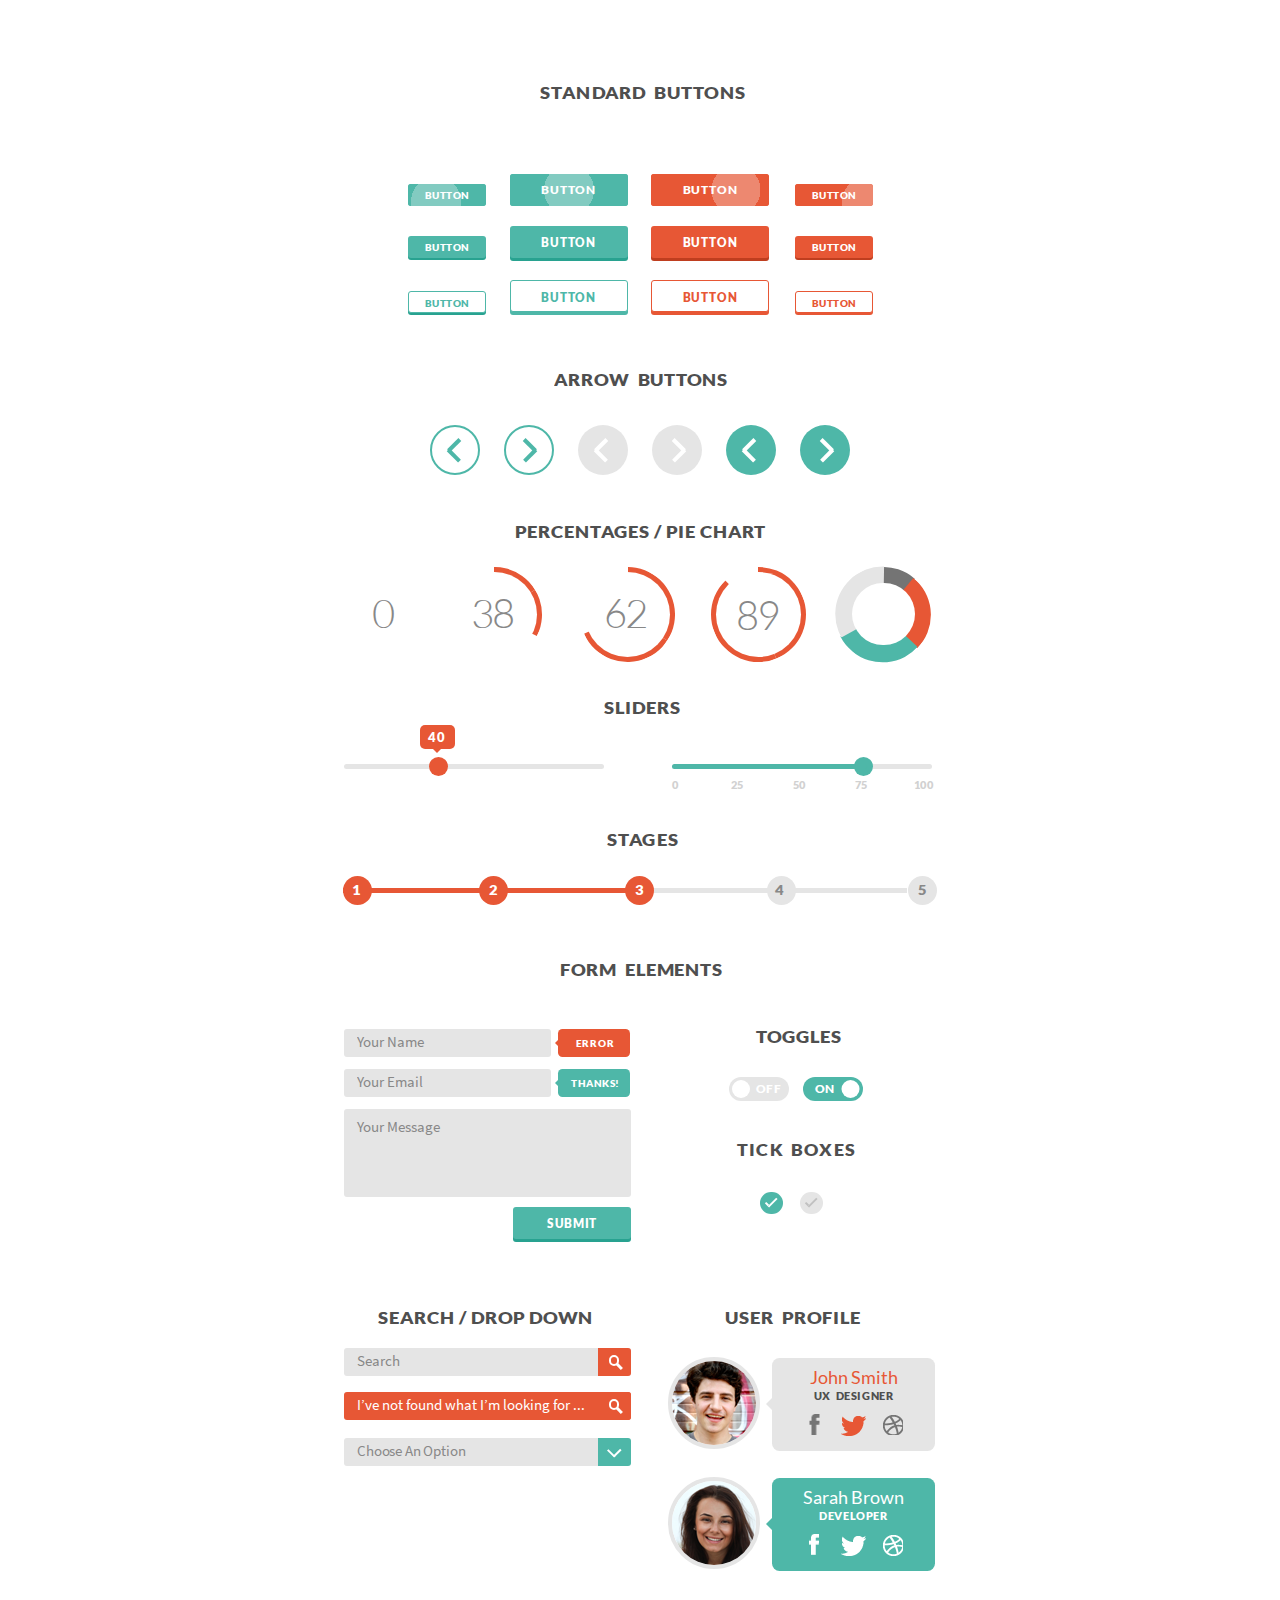
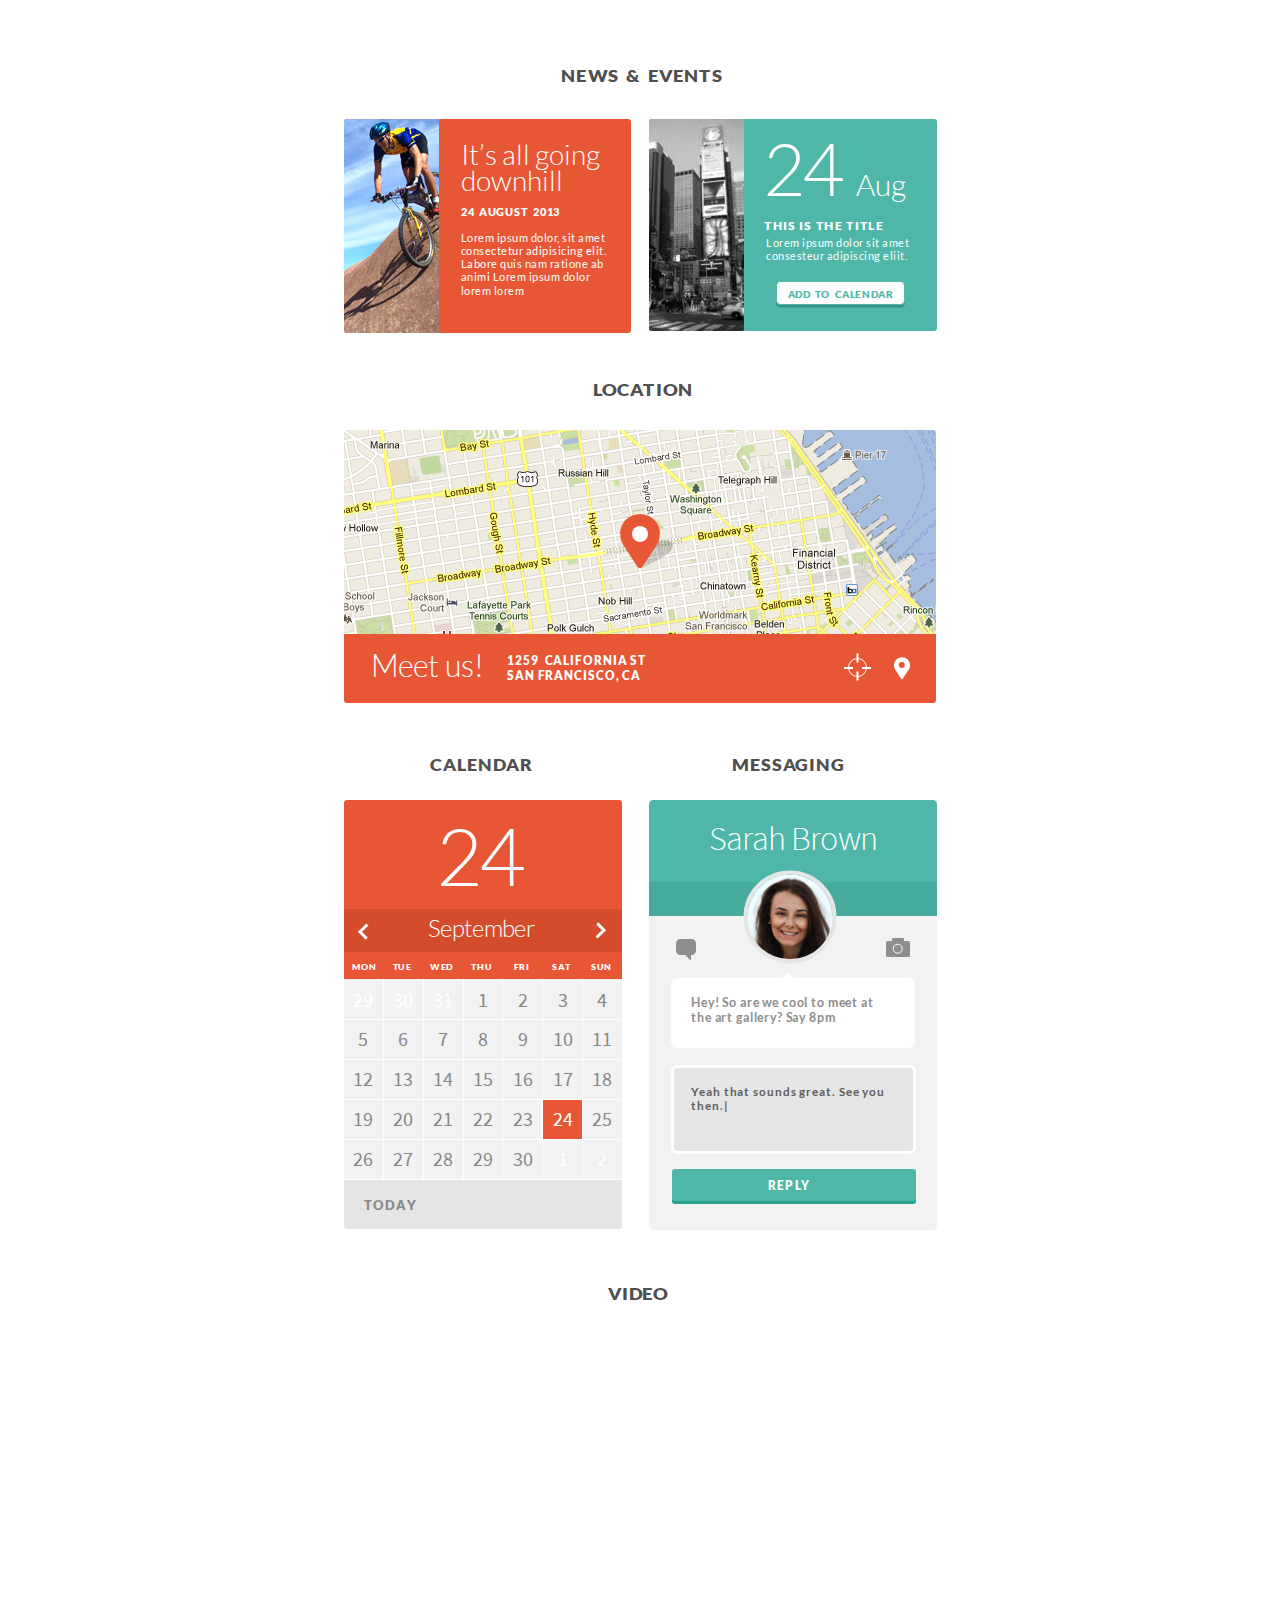
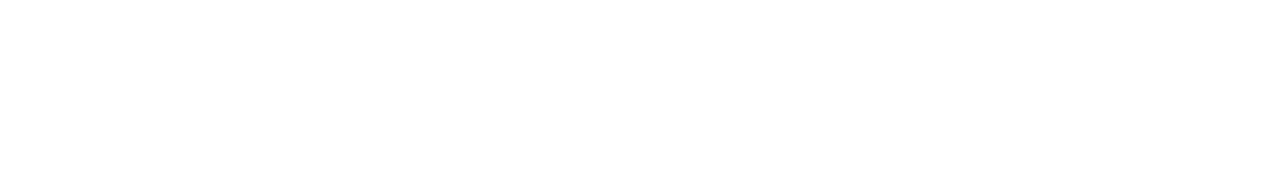
<file: index.html>
<!DOCTYPE html>
<html lang="en">
<head>
    <meta charset="UTF-8">
    <meta name="viewport" content="width=device-width, initial-scale=1.0">
    <meta http-equiv="X-UA-Compatible" content="ie=edge">
    <title>Document</title>
    <link rel="stylesheet" href="out/styles.css">
</head>
<body>
    <div id="pugTemplate"></div>
    
    <script src="out/bundle.js"></script>
</body>
</html>
</file>
<file: out/styles.css>
.lightGreen {
  background-color: #4eb7a8;
}
.red {
  background-color: #e75735;
}
.mainColor {
  background-color: #ffffff;
}
.grey209 {
  background-color: #d1d1d1;
}
.lightGrey {
  background-color: #e5e5e5;
}
.almostWhite {
  background-color: #f2f2f2;
}
.grey {
  background-color: #747474;
}
.mediumGrey {
  background-color: #888888;
}
.grey142 {
  background-color: #8e8e8e;
}
.mediumLighterGrey {
  background-color: #c0c0c0;
}
.darkGrey {
  background-color: #4f4f4f;
}
.fontSizeSmall {
  font-size: 8.5px;
}
.fontSize1 {
  font-size: 10px;
}
.fontSize2 {
  font-size: 11px;
}
.fontSize3 {
  font-size: 12px;
}
.fontSize3Half {
  font-size: 12.5px;
}
.fontSize4 {
  font-size: 14.5px;
}
.fontSize5 {
  font-size: 16px;
}
.fontSize6 {
  font-size: 18px;
}
.fontSize6Big {
  font-size: 20px;
}
.fontSize7Small {
  font-size: 24px;
}
.fontSize7 {
  font-size: 28px;
}
.fontSize8 {
  font-size: 30px;
}
.fontSize9 {
  font-size: 34px;
}
.fontSize9Big {
  font-size: 36px;
}
.fontSize10 {
  font-size: 40px;
}
.fontSize11 {
  font-size: 73px;
}
.fontSize12 {
  font-size: 80px;
}
* {
  padding: 0;
  margin: 0;
}
.content {
  font-family: "LatoLight", Arial, sans-serif;
  text-transform: uppercase;
  max-width: 700px;
  margin: 0 auto;
  margin-top: 82px;
  margin-bottom: 108px;
}
.content__box {
  padding-left: 7.57%;
  padding-right: 7.57%;
}
.content__title {
  text-align: center;
  font-size: 18px;
  color: #4f4f4f;
  font-family: "LatoBlack", Arial, sans-serif;
  letter-spacing: 1.2px;
  word-spacing: 3px;
  -webkit-transform: scaleY(0.92);
      -ms-transform: scaleY(0.92);
          transform: scaleY(0.92);
}
.content__title-smaller {
  letter-spacing: 1px;
  word-spacing: 0px;
}
.content__title-smallerSpacing {
  word-spacing: 5px;
  position: relative;
  left: 1.5px;
  letter-spacing: 0.8px;
}
.content__title-selfMargin {
  margin-bottom: 49px;
}
.content__title-selfMarginSmaller {
  margin-bottom: 32px;
}
.content__title-selfMarginTop {
  margin-top: 53px;
  letter-spacing: 0.7px;
  -webkit-transform: translateX(-2px) scaleY(0.92);
      -ms-transform: translateX(-2px) scaleY(0.92);
          transform: translateX(-2px) scaleY(0.92);
}
.content__title-intendedLeft {
  -webkit-transform: scaleY(0.92) translateX(3px);
      -ms-transform: scaleY(0.92) translateX(3px);
          transform: scaleY(0.92) translateX(3px);
}
.content__title-intendedLefter {
  -webkit-transform: scaleY(0.92) translateX(2px);
      -ms-transform: scaleY(0.92) translateX(2px);
          transform: scaleY(0.92) translateX(2px);
}
.content__title-notCentered {
  -webkit-transform: scaleY(0.92) translate(10px, -5px);
      -ms-transform: scaleY(0.92) translate(10px, -5px);
          transform: scaleY(0.92) translate(10px, -5px);
}
.content__title-for2Sections {
  margin-top: 54px;
}
.content__title-left {
  -webkit-transform: scaleY(0.92) translateX(-6px);
      -ms-transform: scaleY(0.92) translateX(-6px);
          transform: scaleY(0.92) translateX(-6px);
}
.content__title-right {
  -webkit-transform: scaleY(0.92) translateX(4px);
      -ms-transform: scaleY(0.92) translateX(4px);
          transform: scaleY(0.92) translateX(4px);
  word-spacing: 4px;
}
.content__title-lessSpacing {
  letter-spacing: 0.9px;
  -webkit-transform: scaleY(0.95);
      -ms-transform: scaleY(0.95);
          transform: scaleY(0.95);
}
.content__twoSections {
  display: -webkit-box;
  display: -ms-flexbox;
  display: flex;
  -webkit-box-orient: horizontal;
  -webkit-box-direction: normal;
      -ms-flex-flow: row wrap;
          flex-flow: row wrap;
}
.content__halfSection {
  width: 50%;
}
@font-face {
  font-family: 'LatoLight';
  src: url('fonts/LatoLight.ttf') format('truetype');
  font-weight: normal;
  font-style: normal;
}
@font-face {
  font-family: 'LatoBlack';
  src: url('fonts/LatoBlack.ttf') format('truetype');
  font-weight: bold;
  font-style: normal;
}
@font-face {
  font-family: 'LatoBold';
  src: url('fonts/LatoBold.ttf') format('truetype');
  font-weight: bold;
  font-style: normal;
}
@font-face {
  font-family: 'LatoRegular';
  src: url('fonts/LatoRegular.ttf') format('truetype');
  font-weight: normal;
  font-style: normal;
}
@font-face {
  font-family: 'SourceRegular';
  src: url('fonts/SourceRegular.ttf') format('truetype');
  font-weight: bold;
  font-style: normal;
}
@font-face {
  font-family: 'SourceLight';
  src: url('fonts/SourceLight.ttf') format('truetype');
  font-weight: normal;
  font-style: normal;
}
.lightGreen {
  background-color: #4eb7a8;
}
.red {
  background-color: #e75735;
}
.mainColor {
  background-color: #ffffff;
}
.grey209 {
  background-color: #d1d1d1;
}
.lightGrey {
  background-color: #e5e5e5;
}
.almostWhite {
  background-color: #f2f2f2;
}
.grey {
  background-color: #747474;
}
.mediumGrey {
  background-color: #888888;
}
.grey142 {
  background-color: #8e8e8e;
}
.mediumLighterGrey {
  background-color: #c0c0c0;
}
.darkGrey {
  background-color: #4f4f4f;
}
.fontSizeSmall {
  font-size: 8.5px;
}
.fontSize1 {
  font-size: 10px;
}
.fontSize2 {
  font-size: 11px;
}
.fontSize3 {
  font-size: 12px;
}
.fontSize3Half {
  font-size: 12.5px;
}
.fontSize4 {
  font-size: 14.5px;
}
.fontSize5 {
  font-size: 16px;
}
.fontSize6 {
  font-size: 18px;
}
.fontSize6Big {
  font-size: 20px;
}
.fontSize7Small {
  font-size: 24px;
}
.fontSize7 {
  font-size: 28px;
}
.fontSize8 {
  font-size: 30px;
}
.fontSize9 {
  font-size: 34px;
}
.fontSize9Big {
  font-size: 36px;
}
.fontSize10 {
  font-size: 40px;
}
.fontSize11 {
  font-size: 73px;
}
.fontSize12 {
  font-size: 80px;
}
.standardButtons {
  margin-left: 11%;
  margin-right: 10.7%;
  margin-top: 50px;
  margin-bottom: 55px;
  display: -webkit-box;
  display: -ms-flexbox;
  display: flex;
  -webkit-box-orient: vertical;
  -webkit-box-direction: normal;
      -ms-flex-direction: column;
          flex-direction: column;
}
.standardButtons__elem:nth-child(3) .standardButtons__button {
  -webkit-transform: translateX(-2px);
      -ms-transform: translateX(-2px);
          transform: translateX(-2px);
}
.standardButtons__clickBox {
  display: none;
}
.standardButtons__container {
  display: -webkit-box;
  display: -ms-flexbox;
  display: flex;
  -webkit-box-orient: horizontal;
  -webkit-box-direction: normal;
      -ms-flex-flow: row wrap;
          flex-flow: row wrap;
  -webkit-box-pack: justify;
      -ms-flex-pack: justify;
          justify-content: space-between;
}
.standardButtons__button {
  cursor: pointer;
  text-align: center;
  font-family: "LatoBlack", Arial, sans-serif;
  border-radius: 3px;
  color: #ffffff;
  -webkit-box-sizing: border-box;
          box-sizing: border-box;
  font-size: 12px;
}
.standardButtons__button-small {
  letter-spacing: 0.5px;
  font-size: 10px;
  width: 78px;
  line-height: 22px;
}
.standardButtons__button-success.standardButtons__button-shadow.standardButtons__button-small {
  -webkit-box-shadow: 0 2px 0 0 #28a290;
          box-shadow: 0 2px 0 0 #28a290;
}
.standardButtons__button-warning.standardButtons__button-shadow.standardButtons__button-small {
  -webkit-box-shadow: 0 2px 0 0 #bf3e1f;
          box-shadow: 0 2px 0 0 #bf3e1f;
}
.standardButtons__button-inContainer.standardButtons__button-small {
  margin-top: 30px;
}
.standardButtons__button-inContainerHigher.standardButtons__button-small {
  margin-top: 32.5px;
}
.standardButtons__button-big {
  letter-spacing: 0.8px;
  width: 118px;
  -webkit-transform: translate(-1px);
      -ms-transform: translate(-1px);
          transform: translate(-1px);
  line-height: 32px;
}
.standardButtons__button-success.standardButtons__button-shadow.standardButtons__button-big {
  -webkit-box-shadow: 0 3px 0 0 #28a290;
          box-shadow: 0 3px 0 0 #28a290;
}
.standardButtons__button-warning.standardButtons__button-shadow.standardButtons__button-big {
  -webkit-box-shadow: 0 3px 0 0 #bf3e1f;
          box-shadow: 0 3px 0 0 #bf3e1f;
}
.standardButtons__button-inContainer.standardButtons__button-big {
  margin-top: 20px;
}
.standardButtons__button-inContainerHigher.standardButtons__button-big {
  margin-top: 22px;
}
.standardButtons__button-big:not(.standardButtons__button-grad) .element__inner {
  display: inline-block;
  -webkit-transform: translateY(1px) scaleY(1.1);
      -ms-transform: translateY(1px) scaleY(1.1);
          transform: translateY(1px) scaleY(1.1);
}
.standardButtons__button-success {
  background-color: #4eb7a8;
}
.standardButtons__button-empty.standardButtons__button-success {
  color: #4eb7a8;
}
.standardButtons__button-warning {
  background-color: #e75735;
}
.standardButtons__button-empty.standardButtons__button-warning {
  color: #e75735;
}
.standardButtons__button-empty {
  background-color: #ffffff;
}
.standardButtons__button-small.standardButtons__button-empty {
  border: 0.5px solid;
  height: 22px;
  -webkit-box-shadow: 0 2px 0 0;
          box-shadow: 0 2px 0 0;
}
.standardButtons__button-big.standardButtons__button-empty {
  height: 32px;
  border: 0.5px solid;
  -webkit-box-shadow: 0 3px 0 0;
          box-shadow: 0 3px 0 0;
}
.standardButtons__button-success.standardButtons__button-darkGreen {
  -webkit-box-shadow: 0 2px 0 0 #28a290;
          box-shadow: 0 2px 0 0 #28a290;
}
.standardButtons__button-success.standardButtons__button-darkestGreen {
  -webkit-box-shadow: 0 2.5px 0 0 #379285;
          box-shadow: 0 2.5px 0 0 #379285;
}
.standardButtons__button-grad {
  position: relative;
}
.standardButtons__button-grad1:before {
  content: "Button";
  position: absolute;
  top: 0;
  left: 0;
  right: 0;
  bottom: 0;
  opacity: 0;
  -webkit-transition: opacity ease-in-out 0.6s;
  transition: opacity ease-in-out 0.6s;
  border-radius: 3px;
  background: radial-gradient(circle 25px at 36% 80%, #82cbc1 100%, #4eb7a8);
}
.standardButtons__button-grad2:before {
  content: "Button";
  position: absolute;
  top: 0;
  left: 0;
  right: 0;
  bottom: 0;
  opacity: 0;
  -webkit-transition: opacity ease-in-out 0.6s;
  transition: opacity ease-in-out 0.6s;
  border-radius: 3px;
  background: radial-gradient(circle 25px at 50% 50%, #82cbc1 100%, #4eb7a8);
}
.standardButtons__button-grad3:before {
  content: "Button";
  position: absolute;
  top: 0;
  left: 0;
  right: 0;
  bottom: 0;
  opacity: 0;
  -webkit-transition: opacity ease-in-out 0.6s;
  transition: opacity ease-in-out 0.6s;
  border-radius: 3px;
  background: radial-gradient(circle 24.5px at 72% 50%, #ed8870 100%, #e75735);
}
.standardButtons__button-grad4:before {
  content: "Button";
  position: absolute;
  top: 0;
  left: 0;
  right: 0;
  bottom: 0;
  opacity: 0;
  -webkit-transition: opacity ease-in-out 0.6s;
  transition: opacity ease-in-out 0.6s;
  border-radius: 3px;
  background: radial-gradient(circle 25px at 92% 83%, #ed8870 100%, #e75735);
}
input:checked + label .standardButtons__button:before {
  opacity: 1;
}
.lightGreen {
  background-color: #4eb7a8;
}
.red {
  background-color: #e75735;
}
.mainColor {
  background-color: #ffffff;
}
.grey209 {
  background-color: #d1d1d1;
}
.lightGrey {
  background-color: #e5e5e5;
}
.almostWhite {
  background-color: #f2f2f2;
}
.grey {
  background-color: #747474;
}
.mediumGrey {
  background-color: #888888;
}
.grey142 {
  background-color: #8e8e8e;
}
.mediumLighterGrey {
  background-color: #c0c0c0;
}
.darkGrey {
  background-color: #4f4f4f;
}
.fontSizeSmall {
  font-size: 8.5px;
}
.fontSize1 {
  font-size: 10px;
}
.fontSize2 {
  font-size: 11px;
}
.fontSize3 {
  font-size: 12px;
}
.fontSize3Half {
  font-size: 12.5px;
}
.fontSize4 {
  font-size: 14.5px;
}
.fontSize5 {
  font-size: 16px;
}
.fontSize6 {
  font-size: 18px;
}
.fontSize6Big {
  font-size: 20px;
}
.fontSize7Small {
  font-size: 24px;
}
.fontSize7 {
  font-size: 28px;
}
.fontSize8 {
  font-size: 30px;
}
.fontSize9 {
  font-size: 34px;
}
.fontSize9Big {
  font-size: 36px;
}
.fontSize10 {
  font-size: 40px;
}
.fontSize11 {
  font-size: 73px;
}
.fontSize12 {
  font-size: 80px;
}
.arrowButtons {
  margin: 0 12.6%;
  margin-top: 35px;
  margin-bottom: 46px;
}
.arrowButtons__box {
  display: -webkit-box;
  display: -ms-flexbox;
  display: flex;
  -webkit-box-orient: horizontal;
  -webkit-box-direction: normal;
      -ms-flex-flow: row wrap;
          flex-flow: row wrap;
}
.arrowButtons__title {
  position: relative;
  top: 1px;
  left: 1px;
  letter-spacing: 0.9px;
  word-spacing: 5px;
}
.arrowButtons__container {
  display: -webkit-box;
  display: -ms-flexbox;
  display: flex;
  width: 33.3%;
  -ms-flex-pack: distribute;
      justify-content: space-around;
}
.arrowButtons__button {
  cursor: pointer;
  -webkit-box-sizing: border-box;
          box-sizing: border-box;
  position: relative;
  width: 50px;
  height: 50px;
  border-radius: 50%;
}
.arrowButtons__button-borderOnly {
  border: 2.5px solid #4eb7a8;
}
.arrowButtons__button-borderOnly::before,
.arrowButtons__button-borderOnly::after {
  background-color: #4eb7a8;
}
.arrowButtons__button-disabled {
  background-color: #e5e5e5;
}
.arrowButtons__button-disabled::before,
.arrowButtons__button-disabled::after {
  background-color: #ffffff;
}
.arrowButtons__button-enabled {
  background-color: #4eb7a8;
}
.arrowButtons__button-enabled::before,
.arrowButtons__button-enabled::after {
  background-color: #ffffff;
}
.arrowButtons__button-toLeft::before {
  left: 30%;
  -webkit-transform: translateY(100%) rotate(45deg);
      -ms-transform: translateY(100%) rotate(45deg);
          transform: translateY(100%) rotate(45deg);
}
.arrowButtons__button-toLeft::after {
  left: 30%;
  -webkit-transform: translateY(calc(-100% - 3.5px + 0.2px)) rotate(-45deg);
      -ms-transform: translateY(calc(-100% - 3.5px + 0.2px)) rotate(-45deg);
          transform: translateY(calc(-100% - 3.5px + 0.2px)) rotate(-45deg);
}
.arrowButtons__button-toRight::before {
  right: 30%;
  -webkit-transform: translateY(calc(-100% - 3.5px + 0.2px)) rotate(45deg);
      -ms-transform: translateY(calc(-100% - 3.5px + 0.2px)) rotate(45deg);
          transform: translateY(calc(-100% - 3.5px + 0.2px)) rotate(45deg);
}
.arrowButtons__button-toRight::after {
  right: 30%;
  -webkit-transform: translateY(100%) rotate(-45deg);
      -ms-transform: translateY(100%) rotate(-45deg);
          transform: translateY(100%) rotate(-45deg);
}
.arrowButtons__button::before,
.arrowButtons__button::after {
  position: absolute;
  content: "";
  width: 16px;
  height: 3.5px;
  top: 50%;
}
.lightGreen {
  background-color: #4eb7a8;
}
.red {
  background-color: #e75735;
}
.mainColor {
  background-color: #ffffff;
}
.grey209 {
  background-color: #d1d1d1;
}
.lightGrey {
  background-color: #e5e5e5;
}
.almostWhite {
  background-color: #f2f2f2;
}
.grey {
  background-color: #747474;
}
.mediumGrey {
  background-color: #888888;
}
.grey142 {
  background-color: #8e8e8e;
}
.mediumLighterGrey {
  background-color: #c0c0c0;
}
.darkGrey {
  background-color: #4f4f4f;
}
.fontSizeSmall {
  font-size: 8.5px;
}
.fontSize1 {
  font-size: 10px;
}
.fontSize2 {
  font-size: 11px;
}
.fontSize3 {
  font-size: 12px;
}
.fontSize3Half {
  font-size: 12.5px;
}
.fontSize4 {
  font-size: 14.5px;
}
.fontSize5 {
  font-size: 16px;
}
.fontSize6 {
  font-size: 18px;
}
.fontSize6Big {
  font-size: 20px;
}
.fontSize7Small {
  font-size: 24px;
}
.fontSize7 {
  font-size: 28px;
}
.fontSize8 {
  font-size: 30px;
}
.fontSize9 {
  font-size: 34px;
}
.fontSize9Big {
  font-size: 36px;
}
.fontSize10 {
  font-size: 40px;
}
.fontSize11 {
  font-size: 73px;
}
.fontSize12 {
  font-size: 80px;
}
.circleDiagrams {
  display: -webkit-box;
  display: -ms-flexbox;
  display: flex;
  -webkit-box-orient: horizontal;
  -webkit-box-direction: normal;
      -ms-flex-flow: row wrap;
          flex-flow: row wrap;
  margin-top: 24px;
  margin-bottom: 35px;
}
.circleDiagrams__diagram {
  -webkit-box-sizing: border-box;
          box-sizing: border-box;
  display: -webkit-box;
  display: -ms-flexbox;
  display: flex;
  -webkit-box-pack: center;
      -ms-flex-pack: center;
          justify-content: center;
}
.circleDiagrams__diagram-mod1 {
  margin-left: -10px;
}
.circleDiagrams__diagram-mod1 .radialProgress:after {
  -webkit-transform: translate(2.5px, -2.5px);
      -ms-transform: translate(2.5px, -2.5px);
          transform: translate(2.5px, -2.5px);
}
.circleDiagrams__diagram-mod2 {
  margin-left: 3.2%;
}
.circleDiagrams__diagram-mod2 .radialProgress:after {
  -webkit-transform: translate(-2px, -2.5px);
      -ms-transform: translate(-2px, -2.5px);
          transform: translate(-2px, -2.5px);
}
.circleDiagrams__diagram-mod3 {
  margin-left: 6.4%;
}
.circleDiagrams__diagram-mod3 .radialProgress:after {
  -webkit-transform: translate(-3px, -2px);
      -ms-transform: translate(-3px, -2px);
          transform: translate(-3px, -2px);
}
.circleDiagrams__diagram-mod4 {
  margin-left: 6%;
}
.circleDiagrams__diagram-mod4 .radialProgress:after {
  -webkit-transform: translateX(-1.5px);
      -ms-transform: translateX(-1.5px);
          transform: translateX(-1.5px);
}
.circleDiagrams__diagram-pie {
  margin-left: 13.1%;
  position: relative;
}
.circleDiagrams__diagram-pie::after {
  width: 62.7px;
  height: 62.7px;
  background-color: #ffffff;
  border-radius: 50%;
  content: "";
  position: absolute;
  margin-top: 16.15px;
}
.radialProgress {
  width: 95px;
  height: 95px;
  border-radius: 50%;
  background-color: #ffffff;
  position: relative;
}
.radialProgress::after {
  content: attr(data-percent);
  letter-spacing: -2px;
  position: absolute;
  left: 0;
  right: 0;
  text-align: center;
  line-height: 95px;
  font-size: 40px;
  color: #888888;
}
.radialProgress__mask,
.radialProgress__fill {
  width: 95px;
  height: 95px;
  position: absolute;
  border-radius: 50%;
}
.radialProgress__mask {
  clip: rect(0px, 95px, 95px, 47.5px);
}
.radialProgress__fill {
  clip: rect(0px, 47.5px, 95px, 0px);
  background-color: #e75735;
}
.radialProgress__inset {
  width: 85px;
  height: 85px;
  position: absolute;
  margin-left: 5px;
  margin-top: 5px;
  background-color: #ffffff;
  border-radius: 50%;
}
.pieChart {
  position: relative;
}
.pieChart__part {
  position: absolute;
  width: 47.5px;
  height: 95px;
  overflow: hidden;
  left: 0;
  -webkit-transform-origin: left center;
      -ms-transform-origin: left center;
          transform-origin: left center;
}
.pieChart__part-before {
  position: absolute;
  width: 47.5px;
  height: 95px;
  left: -47.5px;
  border-radius: 47.5px 0 0 47.5px;
  -webkit-transform-origin: right center;
      -ms-transform-origin: right center;
          transform-origin: right center;
}
.lightGreen {
  background-color: #4eb7a8;
}
.red {
  background-color: #e75735;
}
.mainColor {
  background-color: #ffffff;
}
.grey209 {
  background-color: #d1d1d1;
}
.lightGrey {
  background-color: #e5e5e5;
}
.almostWhite {
  background-color: #f2f2f2;
}
.grey {
  background-color: #747474;
}
.mediumGrey {
  background-color: #888888;
}
.grey142 {
  background-color: #8e8e8e;
}
.mediumLighterGrey {
  background-color: #c0c0c0;
}
.darkGrey {
  background-color: #4f4f4f;
}
.fontSizeSmall {
  font-size: 8.5px;
}
.fontSize1 {
  font-size: 10px;
}
.fontSize2 {
  font-size: 11px;
}
.fontSize3 {
  font-size: 12px;
}
.fontSize3Half {
  font-size: 12.5px;
}
.fontSize4 {
  font-size: 14.5px;
}
.fontSize5 {
  font-size: 16px;
}
.fontSize6 {
  font-size: 18px;
}
.fontSize6Big {
  font-size: 20px;
}
.fontSize7Small {
  font-size: 24px;
}
.fontSize7 {
  font-size: 28px;
}
.fontSize8 {
  font-size: 30px;
}
.fontSize9 {
  font-size: 34px;
}
.fontSize9Big {
  font-size: 36px;
}
.fontSize10 {
  font-size: 40px;
}
.fontSize11 {
  font-size: 73px;
}
.fontSize12 {
  font-size: 80px;
}
.sliders {
  font-family: "LatoBlack";
  display: -webkit-box;
  display: -ms-flexbox;
  display: flex;
  -webkit-box-orient: horizontal;
  -webkit-box-direction: normal;
      -ms-flex-flow: row wrap;
          flex-flow: row wrap;
  -webkit-box-pack: justify;
      -ms-flex-pack: justify;
          justify-content: space-between;
  margin-top: 45px;
  margin-bottom: 60px;
}
.sliders__slider {
  width: 260px;
  height: 5px;
  background-color: #e5e5e5;
  border-radius: 5px;
  position: relative;
  margin-left: 1px;
}
.sliders__slider-success {
  margin-right: 5px;
}
.sliders__drag {
  position: absolute;
  width: 19px;
  height: 19px;
  border-radius: 50%;
  top: -7px;
}
.sliders__drag-warning {
  -webkit-transform: translateX(-100%);
      -ms-transform: translateX(-100%);
          transform: translateX(-100%);
  background-color: #e75735;
}
.sliders__drag-success {
  -webkit-transform: translateX(calc(-50% - 3.5px));
      -ms-transform: translateX(calc(-50% - 3.5px));
          transform: translateX(calc(-50% - 3.5px));
  background-color: #4eb7a8;
}
.sliders__fillSuccess {
  position: absolute;
  top: 0;
  bottom: 0;
  left: 0;
  border-radius: 5px;
  background-color: #4eb7a8;
}
.sliders__warningValue {
  width: 35px;
  height: 24px;
  background-color: #e75735;
  position: absolute;
  left: -9px;
  border-radius: 5px;
  top: -32px;
}
.sliders__warningValue:before {
  position: absolute;
  top: 1px;
  left: -1px;
  right: 0;
  line-height: 24px;
  content: attr(data-percent);
  letter-spacing: 1px;
  color: #ffffff;
  font-size: 12.5px;
  text-align: center;
}
.sliders__warningValue:after {
  position: absolute;
  content: "";
  top: 23.4px;
  left: 50%;
  -webkit-transform: translateX(-50%);
      -ms-transform: translateX(-50%);
          transform: translateX(-50%);
  width: 0;
  height: 0;
  border: 5px transparent solid;
  border-top-color: #e75735;
  border-bottom: none;
}
.sliders__axis {
  display: -webkit-box;
  display: -ms-flexbox;
  display: flex;
  width: 100%;
}
.sliders__axisValue {
  letter-spacing: 0.5px;
  margin-top: 14px;
  font-size: 11px;
  color: #d1d1d1;
}
.sliders__axisValue:not(:first-child) {
  -webkit-transform: translateX(-3px);
      -ms-transform: translateX(-3px);
          transform: translateX(-3px);
  margin-left: 20%;
}
.sliders__axisValue:nth-child(2) {
  -webkit-transform: translateX(0px);
      -ms-transform: translateX(0px);
          transform: translateX(0px);
}
.sliders__axisValue:nth-child(4) {
  -webkit-transform: translateX(-6px);
      -ms-transform: translateX(-6px);
          transform: translateX(-6px);
}
.sliders__axisValue:last-child {
  -webkit-transform: translateX(-12px);
      -ms-transform: translateX(-12px);
          transform: translateX(-12px);
}
.lightGreen {
  background-color: #4eb7a8;
}
.red {
  background-color: #e75735;
}
.mainColor {
  background-color: #ffffff;
}
.grey209 {
  background-color: #d1d1d1;
}
.lightGrey {
  background-color: #e5e5e5;
}
.almostWhite {
  background-color: #f2f2f2;
}
.grey {
  background-color: #747474;
}
.mediumGrey {
  background-color: #888888;
}
.grey142 {
  background-color: #8e8e8e;
}
.mediumLighterGrey {
  background-color: #c0c0c0;
}
.darkGrey {
  background-color: #4f4f4f;
}
.fontSizeSmall {
  font-size: 8.5px;
}
.fontSize1 {
  font-size: 10px;
}
.fontSize2 {
  font-size: 11px;
}
.fontSize3 {
  font-size: 12px;
}
.fontSize3Half {
  font-size: 12.5px;
}
.fontSize4 {
  font-size: 14.5px;
}
.fontSize5 {
  font-size: 16px;
}
.fontSize6 {
  font-size: 18px;
}
.fontSize6Big {
  font-size: 20px;
}
.fontSize7Small {
  font-size: 24px;
}
.fontSize7 {
  font-size: 28px;
}
.fontSize8 {
  font-size: 30px;
}
.fontSize9 {
  font-size: 34px;
}
.fontSize9Big {
  font-size: 36px;
}
.fontSize10 {
  font-size: 40px;
}
.fontSize11 {
  font-size: 73px;
}
.fontSize12 {
  font-size: 80px;
}
.stageChart {
  display: -webkit-box;
  display: -ms-flexbox;
  display: flex;
  -webkit-box-pack: justify;
      -ms-flex-pack: justify;
          justify-content: space-between;
  margin-top: 25px;
}
.stageChart__label .element__inner {
  display: inline-block;
  -webkit-transform: translateY(-1px) scaleY(0.95);
      -ms-transform: translateY(-1px) scaleY(0.95);
          transform: translateY(-1px) scaleY(0.95);
}
.stageChart__label:nth-child(2) .stageChart__value {
  -webkit-transform: translateX(-5px);
      -ms-transform: translateX(-5px);
          transform: translateX(-5px);
}
.stageChart__value {
  cursor: pointer;
  width: 29px;
  height: 29px;
  border-radius: 50%;
  line-height: 29px;
  font-size: 14.5px;
  font-family: "LatoBlack";
  text-align: center;
  -webkit-box-sizing: border-box;
          box-sizing: border-box;
  -webkit-transition: background-color ease-in-out 0.7s, color ease-in-out 0.7s;
  transition: background-color ease-in-out 0.7s, color ease-in-out 0.7s;
}
.stageChart__value-warning {
  color: #ffffff;
  background-color: #e75735;
}
.stageChart__value-notAchieved {
  background-color: #e5e5e5;
  color: #888888;
}
.stageChart__value-pos1 {
  padding-right: 2px;
}
.stageChart__value-pos4 {
  padding-right: 3px;
}
.stageChart__progress {
  height: 5px;
  margin-top: -5px;
  margin-bottom: 66px;
  width: 0%;
  -webkit-transition: width ease-in-out 0.7s;
  transition: width ease-in-out 0.7s;
}
.stageChart__progress-warning {
  background-color: #e75735;
}
.stageChart__scale {
  height: 5px;
  margin-top: -17px;
  background-color: #e5e5e5;
  width: 95%;
}
.stageChart__clickBox {
  display: none;
}
input.stageChart__clickBox-1of5:checked ~ .stageChart__progress {
  width: 0%;
}
input.stageChart__clickBox-1of5:checked ~ .stageChart label:nth-child(n+2) .stageChart__value {
  background-color: #e5e5e5;
  color: #888888;
}
input.stageChart__clickBox-2of5:checked ~ .stageChart__progress {
  width: 25%;
}
input.stageChart__clickBox-2of5:checked ~ .stageChart label .stageChart__value-couldBe_warning {
  color: #ffffff;
  background-color: #e75735;
}
input.stageChart__clickBox-2of5:checked ~ .stageChart label:nth-child(n+3) .stageChart__value {
  background-color: #e5e5e5;
  color: #888888;
}
input.stageChart__clickBox-3of5:checked ~ .stageChart__progress {
  width: 50%;
}
input.stageChart__clickBox-3of5:checked ~ .stageChart label .stageChart__value-couldBe_warning {
  color: #ffffff;
  background-color: #e75735;
}
input.stageChart__clickBox-3of5:checked ~ .stageChart label:nth-child(n+4) .stageChart__value {
  background-color: #e5e5e5;
  color: #888888;
}
input.stageChart__clickBox-4of5:checked ~ .stageChart__progress {
  width: 75%;
}
input.stageChart__clickBox-4of5:checked ~ .stageChart label .stageChart__value-couldBe_warning {
  color: #ffffff;
  background-color: #e75735;
}
input.stageChart__clickBox-4of5:checked ~ .stageChart label:nth-child(n+5) .stageChart__value {
  background-color: #e5e5e5;
  color: #888888;
}
input.stageChart__clickBox-5of5:checked ~ .stageChart__progress {
  width: 95%;
}
input.stageChart__clickBox-5of5:checked ~ .stageChart label .stageChart__value-couldBe_warning {
  color: #ffffff;
  background-color: #e75735;
}
.lightGreen {
  background-color: #4eb7a8;
}
.red {
  background-color: #e75735;
}
.mainColor {
  background-color: #ffffff;
}
.grey209 {
  background-color: #d1d1d1;
}
.lightGrey {
  background-color: #e5e5e5;
}
.almostWhite {
  background-color: #f2f2f2;
}
.grey {
  background-color: #747474;
}
.mediumGrey {
  background-color: #888888;
}
.grey142 {
  background-color: #8e8e8e;
}
.mediumLighterGrey {
  background-color: #c0c0c0;
}
.darkGrey {
  background-color: #4f4f4f;
}
.fontSizeSmall {
  font-size: 8.5px;
}
.fontSize1 {
  font-size: 10px;
}
.fontSize2 {
  font-size: 11px;
}
.fontSize3 {
  font-size: 12px;
}
.fontSize3Half {
  font-size: 12.5px;
}
.fontSize4 {
  font-size: 14.5px;
}
.fontSize5 {
  font-size: 16px;
}
.fontSize6 {
  font-size: 18px;
}
.fontSize6Big {
  font-size: 20px;
}
.fontSize7Small {
  font-size: 24px;
}
.fontSize7 {
  font-size: 28px;
}
.fontSize8 {
  font-size: 30px;
}
.fontSize9 {
  font-size: 34px;
}
.fontSize9Big {
  font-size: 36px;
}
.fontSize10 {
  font-size: 40px;
}
.fontSize11 {
  font-size: 73px;
}
.fontSize12 {
  font-size: 80px;
}
.form {
  margin-top: -1px;
}
.form__row {
  display: -webkit-box;
  display: -ms-flexbox;
  display: flex;
  margin-left: 1px;
  margin-right: 9px;
  margin-bottom: 12px;
  -webkit-box-pack: justify;
      -ms-flex-pack: justify;
          justify-content: space-between;
}
.form__row-submission {
  -webkit-box-pack: end;
      -ms-flex-pack: end;
          justify-content: flex-end;
}
.form__input {
  padding-bottom: 2px;
  text-transform: capitalize;
  background-color: #e5e5e5;
  border-radius: 3px;
  border: none;
  -webkit-box-flex: 1;
      -ms-flex-positive: 1;
          flex-grow: 1;
  padding-left: 13px;
  font-family: "SourceRegular", Arial, sans-serif;
  color: #888888;
  font-size: 14.5px;
}
.form__input::-webkit-input-placeholder {
  color: #888888;
}
.form__input:-ms-input-placeholder {
  color: #888888;
}
.form__input::-ms-input-placeholder {
  color: #888888;
}
.form__input::placeholder {
  color: #888888;
}
.form__message {
  resize: none;
  padding-top: 9px;
  padding-bottom: 7px;
}
.form__button {
  border-radius: 4.5px;
  cursor: help;
  margin-left: 7px;
  width: 72px;
  height: 28px;
  line-height: 28px;
}
.form__button-triangle {
  position: relative;
}
.form__button-triangle:after {
  border: 5px transparent solid;
  border-left: none;
  content: "";
  position: absolute;
  top: 9px;
  left: -3.5px;
}
.form__button-success {
  padding-left: 3px;
}
.form__button-warning {
  letter-spacing: 0.7px;
  padding-left: 2px;
}
.form__button-triangle {
  margin-right: 1px;
}
.form__button-triangle.form__button-success:after {
  border-right-color: #4eb7a8;
}
.form__button-triangle.form__button-warning:after {
  border-right-color: #e75735;
}
.form__button-submit {
  border-radius: 3px;
  width: 118px;
  height: 32px;
  line-height: 32px;
  -webkit-transform: translateY(-2px);
      -ms-transform: translateY(-2px);
          transform: translateY(-2px);
  cursor: pointer;
  letter-spacing: 0.6px;
  padding-right: 3px;
}
.lightGreen {
  background-color: #4eb7a8;
}
.red {
  background-color: #e75735;
}
.mainColor {
  background-color: #ffffff;
}
.grey209 {
  background-color: #d1d1d1;
}
.lightGrey {
  background-color: #e5e5e5;
}
.almostWhite {
  background-color: #f2f2f2;
}
.grey {
  background-color: #747474;
}
.mediumGrey {
  background-color: #888888;
}
.grey142 {
  background-color: #8e8e8e;
}
.mediumLighterGrey {
  background-color: #c0c0c0;
}
.darkGrey {
  background-color: #4f4f4f;
}
.fontSizeSmall {
  font-size: 8.5px;
}
.fontSize1 {
  font-size: 10px;
}
.fontSize2 {
  font-size: 11px;
}
.fontSize3 {
  font-size: 12px;
}
.fontSize3Half {
  font-size: 12.5px;
}
.fontSize4 {
  font-size: 14.5px;
}
.fontSize5 {
  font-size: 16px;
}
.fontSize6 {
  font-size: 18px;
}
.fontSize6Big {
  font-size: 20px;
}
.fontSize7Small {
  font-size: 24px;
}
.fontSize7 {
  font-size: 28px;
}
.fontSize8 {
  font-size: 30px;
}
.fontSize9 {
  font-size: 34px;
}
.fontSize9Big {
  font-size: 36px;
}
.fontSize10 {
  font-size: 40px;
}
.fontSize11 {
  font-size: 73px;
}
.fontSize12 {
  font-size: 80px;
}
.switch {
  margin-left: 16px;
}
.switch__tickBoxesTitle {
  -webkit-transform: translate(8px, -6px) scaleY(0.95);
      -ms-transform: translate(8px, -6px) scaleY(0.95);
          transform: translate(8px, -6px) scaleY(0.95);
}
.switch__container {
  display: -webkit-box;
  display: -ms-flexbox;
  display: flex;
  -webkit-box-pack: center;
      -ms-flex-pack: center;
          justify-content: center;
  margin-top: 25px;
  margin-bottom: 43px;
  margin-left: -2px;
}
.switch__container-notCentered {
  margin-top: 26px;
  margin-bottom: 0;
  margin-left: -10px;
}
.switch__input {
  display: none;
}
.switch__space {
  margin-right: 14px;
}
.switch__space-large {
  margin-right: 16.5px;
}
.switch__label {
  cursor: pointer;
}
.switch__toggle {
  position: relative;
  width: 60px;
  height: 24px;
  border-radius: 12px;
  background-color: #e5e5e5;
  -webkit-transition: background-color ease-in-out 0.6s;
  transition: background-color ease-in-out 0.6s;
}
.switch__toggle:before {
  content: "off";
  -webkit-transform: translateX(27px);
      -ms-transform: translateX(27px);
          transform: translateX(27px);
}
.switch__toggle:after {
  content: "on";
  opacity: 0;
  -webkit-transform: translateX(12px);
      -ms-transform: translateX(12px);
          transform: translateX(12px);
}
.switch__toggle:before,
.switch__toggle:after {
  -webkit-transition: opacity ease-in-out 0.6s, -webkit-transform ease-in-out 0.6s;
  transition: opacity ease-in-out 0.6s, -webkit-transform ease-in-out 0.6s;
  transition: opacity ease-in-out 0.6s, transform ease-in-out 0.6s;
  transition: opacity ease-in-out 0.6s, transform ease-in-out 0.6s, -webkit-transform ease-in-out 0.6s;
  color: #ffffff;
  line-height: 24px;
  top: 0;
  bottom: 0;
  position: absolute;
  font-family: "LatoBlack";
  font-size: 12px;
  letter-spacing: 0.5px;
}
input.switch__input:checked + .switch__label .switch__toggle {
  background-color: #4eb7a8;
}
input.switch__input:checked + .switch__label .switch__toggle:before {
  opacity: 0;
  -webkit-transform: translateX(12px);
      -ms-transform: translateX(12px);
          transform: translateX(12px);
}
input.switch__input:checked + .switch__label .switch__toggle:after {
  opacity: 1;
}
.switch__indicator {
  width: 18.48px;
  height: 18.48px;
  background-color: #ffffff;
  border-radius: 50%;
  position: absolute;
  top: 3.12px;
  -webkit-transform: translateX(3px);
      -ms-transform: translateX(3px);
          transform: translateX(3px);
  -webkit-transition: -webkit-transform ease-in-out 0.6s;
  transition: -webkit-transform ease-in-out 0.6s;
  transition: transform ease-in-out 0.6s;
  transition: transform ease-in-out 0.6s, -webkit-transform ease-in-out 0.6s;
}
input.switch__input:checked + .switch__label .switch__toggle .switch__indicator {
  -webkit-transform: translateX(38.52px);
      -ms-transform: translateX(38.52px);
          transform: translateX(38.52px);
}
.switch__tickBox {
  position: relative;
  height: 22.8px;
  width: 22.8px;
  border-radius: 50%;
  background-color: #e5e5e5;
  -webkit-transition: background-color ease-in-out 0.6s;
  transition: background-color ease-in-out 0.6s;
}
.switch__tickBox:before,
.switch__tickBox:after {
  position: absolute;
  content: "";
  height: 1.5px;
  background-color: #c0c0c0;
  -webkit-transition: background-color ease-in-out 0.6s;
  transition: background-color ease-in-out 0.6s;
  -webkit-transform-origin: 0 0;
      -ms-transform-origin: 0 0;
          transform-origin: 0 0;
}
.switch__tickBox:before {
  width: 4px;
  -webkit-transform: translateY(14.16px) translateX(7.68px) rotate(225deg);
      -ms-transform: translateY(14.16px) translateX(7.68px) rotate(225deg);
          transform: translateY(14.16px) translateX(7.68px) rotate(225deg);
}
.switch__tickBox:after {
  width: 12px;
  -webkit-transform: translateY(14.16px) translateX(7.68px) rotate(-45deg);
      -ms-transform: translateY(14.16px) translateX(7.68px) rotate(-45deg);
          transform: translateY(14.16px) translateX(7.68px) rotate(-45deg);
}
input.switch__input:checked + .switch__label .switch__tickBox {
  background-color: #4eb7a8;
}
input.switch__input:checked + .switch__label .switch__tickBox:before,
input.switch__input:checked + .switch__label .switch__tickBox:after {
  background-color: #ffffff;
}
.stageChart {
  display: -webkit-box;
  display: -ms-flexbox;
  display: flex;
  -webkit-box-pack: justify;
      -ms-flex-pack: justify;
          justify-content: space-between;
  margin-top: 25px;
}
.stageChart__label .element__inner {
  display: inline-block;
  -webkit-transform: translateY(-1px) scaleY(0.95);
      -ms-transform: translateY(-1px) scaleY(0.95);
          transform: translateY(-1px) scaleY(0.95);
}
.stageChart__label:nth-child(2) .stageChart__value {
  -webkit-transform: translateX(-5px);
      -ms-transform: translateX(-5px);
          transform: translateX(-5px);
}
.stageChart__value {
  cursor: pointer;
  width: 29px;
  height: 29px;
  border-radius: 50%;
  line-height: 29px;
  font-size: 14.5px;
  font-family: "LatoBlack";
  text-align: center;
  -webkit-box-sizing: border-box;
          box-sizing: border-box;
  -webkit-transition: background-color ease-in-out 0.7s, color ease-in-out 0.7s;
  transition: background-color ease-in-out 0.7s, color ease-in-out 0.7s;
}
.stageChart__value-warning {
  color: #ffffff;
  background-color: #e75735;
}
.stageChart__value-notAchieved {
  background-color: #e5e5e5;
  color: #888888;
}
.stageChart__value-pos1 {
  padding-right: 2px;
}
.stageChart__value-pos4 {
  padding-right: 3px;
}
.stageChart__progress {
  height: 5px;
  margin-top: -5px;
  margin-bottom: 66px;
  width: 0%;
  -webkit-transition: width ease-in-out 0.7s;
  transition: width ease-in-out 0.7s;
}
.stageChart__progress-warning {
  background-color: #e75735;
}
.stageChart__scale {
  height: 5px;
  margin-top: -17px;
  background-color: #e5e5e5;
  width: 95%;
}
.stageChart__clickBox {
  display: none;
}
input.stageChart__clickBox-1of5:checked ~ .stageChart__progress {
  width: 0%;
}
input.stageChart__clickBox-1of5:checked ~ .stageChart label:nth-child(n+2) .stageChart__value {
  background-color: #e5e5e5;
  color: #888888;
}
input.stageChart__clickBox-2of5:checked ~ .stageChart__progress {
  width: 25%;
}
input.stageChart__clickBox-2of5:checked ~ .stageChart label .stageChart__value-couldBe_warning {
  color: #ffffff;
  background-color: #e75735;
}
input.stageChart__clickBox-2of5:checked ~ .stageChart label:nth-child(n+3) .stageChart__value {
  background-color: #e5e5e5;
  color: #888888;
}
input.stageChart__clickBox-3of5:checked ~ .stageChart__progress {
  width: 50%;
}
input.stageChart__clickBox-3of5:checked ~ .stageChart label .stageChart__value-couldBe_warning {
  color: #ffffff;
  background-color: #e75735;
}
input.stageChart__clickBox-3of5:checked ~ .stageChart label:nth-child(n+4) .stageChart__value {
  background-color: #e5e5e5;
  color: #888888;
}
input.stageChart__clickBox-4of5:checked ~ .stageChart__progress {
  width: 75%;
}
input.stageChart__clickBox-4of5:checked ~ .stageChart label .stageChart__value-couldBe_warning {
  color: #ffffff;
  background-color: #e75735;
}
input.stageChart__clickBox-4of5:checked ~ .stageChart label:nth-child(n+5) .stageChart__value {
  background-color: #e5e5e5;
  color: #888888;
}
input.stageChart__clickBox-5of5:checked ~ .stageChart__progress {
  width: 95%;
}
input.stageChart__clickBox-5of5:checked ~ .stageChart label .stageChart__value-couldBe_warning {
  color: #ffffff;
  background-color: #e75735;
}
.lightGreen {
  background-color: #4eb7a8;
}
.red {
  background-color: #e75735;
}
.mainColor {
  background-color: #ffffff;
}
.grey209 {
  background-color: #d1d1d1;
}
.lightGrey {
  background-color: #e5e5e5;
}
.almostWhite {
  background-color: #f2f2f2;
}
.grey {
  background-color: #747474;
}
.mediumGrey {
  background-color: #888888;
}
.grey142 {
  background-color: #8e8e8e;
}
.mediumLighterGrey {
  background-color: #c0c0c0;
}
.darkGrey {
  background-color: #4f4f4f;
}
.fontSizeSmall {
  font-size: 8.5px;
}
.fontSize1 {
  font-size: 10px;
}
.fontSize2 {
  font-size: 11px;
}
.fontSize3 {
  font-size: 12px;
}
.fontSize3Half {
  font-size: 12.5px;
}
.fontSize4 {
  font-size: 14.5px;
}
.fontSize5 {
  font-size: 16px;
}
.fontSize6 {
  font-size: 18px;
}
.fontSize6Big {
  font-size: 20px;
}
.fontSize7Small {
  font-size: 24px;
}
.fontSize7 {
  font-size: 28px;
}
.fontSize8 {
  font-size: 30px;
}
.fontSize9 {
  font-size: 34px;
}
.fontSize9Big {
  font-size: 36px;
}
.fontSize10 {
  font-size: 40px;
}
.fontSize11 {
  font-size: 73px;
}
.fontSize12 {
  font-size: 80px;
}
.search {
  margin-top: 19px;
}
.search__row {
  position: relative;
}
.search__row-help {
  margin-top: 16px;
  margin-bottom: 18px;
}
.search__input {
  height: 28px;
  padding-bottom: 1.5px;
  -webkit-box-sizing: border-box;
          box-sizing: border-box;
}
.search__lensIcon {
  position: absolute;
  width: 33px;
  height: 100%;
  right: 0;
  border-radius: 0 3px 3px 0;
  cursor: pointer;
  background-color: #e75735;
}
.search__lensIcon:before,
.search__lensIcon:after {
  content: "";
  position: absolute;
}
.search__lensIcon:before {
  -webkit-box-sizing: border-box;
          box-sizing: border-box;
  width: 10.23px;
  height: 10.23px;
  border-radius: 50%;
  border: 2px solid #ffffff;
  top: 28%;
  left: 40%;
  left: 11px;
}
.search__lensIcon::after {
  height: 2.5px;
  width: 6.5px;
  background-color: #ffffff;
  -webkit-transform-origin: 0 0;
      -ms-transform-origin: 0 0;
          transform-origin: 0 0;
  -webkit-transform: rotate(45deg);
      -ms-transform: rotate(45deg);
          transform: rotate(45deg);
  bottom: 36%;
  right: 18.5%;
}
.search__select {
  letter-spacing: -0.15px;
  -webkit-appearance: none;
     -moz-appearance: none;
          appearance: none;
  background: transparent;
  cursor: pointer;
}
.search__background {
  margin-left: 1px;
  margin-right: 42px;
  margin-top: -40px;
  border-radius: 3px 0 0 3px;
}
.search__selectIcon {
  position: absolute;
  width: 33px;
  height: 100%;
  right: 0;
  border-radius: 0 3px 3px 0;
  background-color: #4eb7a8;
  z-index: -1;
}
.search__selectIcon:before,
.search__selectIcon:after {
  content: "";
  position: absolute;
  height: 2px;
  background-color: #ffffff;
  width: 10px;
}
.search__selectIcon:before {
  -webkit-transform-origin: 100% 0;
      -ms-transform-origin: 100% 0;
          transform-origin: 100% 0;
  -webkit-transform: translateX(7.5px) translateY(18.2px) rotate(45deg);
      -ms-transform: translateX(7.5px) translateY(18.2px) rotate(45deg);
          transform: translateX(7.5px) translateY(18.2px) rotate(45deg);
}
.search__selectIcon:after {
  -webkit-transform-origin: 0 100%;
      -ms-transform-origin: 0 100%;
          transform-origin: 0 100%;
  -webkit-transform: translateX(16.5px) translateY(17.2px) rotate(-45deg);
      -ms-transform: translateX(16.5px) translateY(17.2px) rotate(-45deg);
          transform: translateX(16.5px) translateY(17.2px) rotate(-45deg);
}
.search__help {
  text-transform: none;
  color: #ffffff;
  background-color: #e75735;
  padding-top: 1px;
  padding-bottom: 3px;
}
.search__help::-webkit-input-placeholder {
  color: #ffffff;
}
.search__help:-ms-input-placeholder {
  color: #ffffff;
}
.search__help::-ms-input-placeholder {
  color: #ffffff;
}
.search__help::placeholder {
  color: #ffffff;
}
.lightGreen {
  background-color: #4eb7a8;
}
.red {
  background-color: #e75735;
}
.mainColor {
  background-color: #ffffff;
}
.grey209 {
  background-color: #d1d1d1;
}
.lightGrey {
  background-color: #e5e5e5;
}
.almostWhite {
  background-color: #f2f2f2;
}
.grey {
  background-color: #747474;
}
.mediumGrey {
  background-color: #888888;
}
.grey142 {
  background-color: #8e8e8e;
}
.mediumLighterGrey {
  background-color: #c0c0c0;
}
.darkGrey {
  background-color: #4f4f4f;
}
.fontSizeSmall {
  font-size: 8.5px;
}
.fontSize1 {
  font-size: 10px;
}
.fontSize2 {
  font-size: 11px;
}
.fontSize3 {
  font-size: 12px;
}
.fontSize3Half {
  font-size: 12.5px;
}
.fontSize4 {
  font-size: 14.5px;
}
.fontSize5 {
  font-size: 16px;
}
.fontSize6 {
  font-size: 18px;
}
.fontSize6Big {
  font-size: 20px;
}
.fontSize7Small {
  font-size: 24px;
}
.fontSize7 {
  font-size: 28px;
}
.fontSize8 {
  font-size: 30px;
}
.fontSize9 {
  font-size: 34px;
}
.fontSize9Big {
  font-size: 36px;
}
.fontSize10 {
  font-size: 40px;
}
.fontSize11 {
  font-size: 73px;
}
.fontSize12 {
  font-size: 80px;
}
.userProfile {
  display: -webkit-box;
  display: -ms-flexbox;
  display: flex;
  margin-left: 28px;
  -webkit-box-align: center;
      -ms-flex-align: center;
          align-items: center;
  margin-top: 29px;
  margin-bottom: -2px;
}
.userProfile-lastProfile {
  margin-bottom: 94px;
}
.userProfile__photo {
  cursor: pointer;
  border-radius: 50%;
  width: 92px;
  height: 92px;
  -webkit-box-sizing: border-box;
          box-sizing: border-box;
  border: 4px solid #e5e5e5;
  -o-object-fit: none;
     object-fit: none;
  -o-object-position: 48% 0%;
     object-position: 48% 0%;
}
.userProfile__photo-notCentered {
  -o-object-position: 51% 42%;
     object-position: 51% 42%;
}
.userProfile__photo-topped {
  -webkit-transform: translateY(-1px);
      -ms-transform: translateY(-1px);
          transform: translateY(-1px);
}
.userProfile__info {
  border-radius: 7.5px;
  margin-right: 2px;
  -webkit-box-flex: 1;
      -ms-flex-positive: 1;
          flex-grow: 1;
  padding-top: 8px;
  padding-bottom: 15px;
  margin-left: 12px;
  color: #ffffff;
  text-align: center;
  background-color: #4eb7a8;
  position: relative;
}
.userProfile__info:after {
  content: "";
  position: absolute;
  border: 10px transparent solid;
  border-left: none;
  border-right-color: #4eb7a8;
  left: -6px;
  bottom: 50%;
  -webkit-transform: translateY(10px);
      -ms-transform: translateY(10px);
          transform: translateY(10px);
}
.userProfile__info-alternative {
  padding-top: 8px;
  background-color: #e5e5e5;
}
.userProfile__info-alternative:after {
  border-right-color: #e5e5e5;
}
.userProfile__fullName {
  text-transform: capitalize;
  font-size: 18px;
  font-family: "LatoRegular", Arial, sans-serif;
}
.userProfile__fullName-alternative {
  color: #e75735;
}
.userProfile__title {
  font-family: "LatoBlack", Arial, sans-serif;
  font-size: 11px;
  margin-top: 1px;
  letter-spacing: 0.6px;
  word-spacing: 2px;
}
.userProfile__title-alternative {
  color: #4f4f4f;
}
.userProfile__social {
  margin-top: 12px;
  display: -webkit-box;
  display: -ms-flexbox;
  display: flex;
  -webkit-box-pack: center;
      -ms-flex-pack: center;
          justify-content: center;
  margin-left: -6px;
  margin-right: -6px;
}
.userProfile__socialBtn {
  height: 22px;
  width: 25px;
  margin-left: 6px;
  margin-right: 6px;
}
.userProfile__socialBtn-fb {
  background: url(userProfile/img/iconSet.png) -121px -4.2px;
}
.userProfile__socialBtn-alernative.userProfile__socialBtn-fb {
  background: url(userProfile/img/iconSet.png) -5.5px -4px;
}
.userProfile__socialBtn-tw {
  background: url(userProfile/img/iconSet.png) -162px -2px;
}
.userProfile__socialBtn-alernative.userProfile__socialBtn-tw {
  background: url(userProfile/img/iconSet.png) -41px -3px;
}
.userProfile__socialBtn-dribbble {
  background: url(userProfile/img/iconSet.png) -205px -2px;
}
.userProfile__socialBtn-alernative.userProfile__socialBtn-dribbble {
  background: url(userProfile/img/iconSet.png) -78px -4px;
}
.lightGreen {
  background-color: #4eb7a8;
}
.red {
  background-color: #e75735;
}
.mainColor {
  background-color: #ffffff;
}
.grey209 {
  background-color: #d1d1d1;
}
.lightGrey {
  background-color: #e5e5e5;
}
.almostWhite {
  background-color: #f2f2f2;
}
.grey {
  background-color: #747474;
}
.mediumGrey {
  background-color: #888888;
}
.grey142 {
  background-color: #8e8e8e;
}
.mediumLighterGrey {
  background-color: #c0c0c0;
}
.darkGrey {
  background-color: #4f4f4f;
}
.fontSizeSmall {
  font-size: 8.5px;
}
.fontSize1 {
  font-size: 10px;
}
.fontSize2 {
  font-size: 11px;
}
.fontSize3 {
  font-size: 12px;
}
.fontSize3Half {
  font-size: 12.5px;
}
.fontSize4 {
  font-size: 14.5px;
}
.fontSize5 {
  font-size: 16px;
}
.fontSize6 {
  font-size: 18px;
}
.fontSize6Big {
  font-size: 20px;
}
.fontSize7Small {
  font-size: 24px;
}
.fontSize7 {
  font-size: 28px;
}
.fontSize8 {
  font-size: 30px;
}
.fontSize9 {
  font-size: 34px;
}
.fontSize9Big {
  font-size: 36px;
}
.fontSize10 {
  font-size: 40px;
}
.fontSize11 {
  font-size: 73px;
}
.fontSize12 {
  font-size: 80px;
}
.news {
  margin-left: 1px;
  background-color: #e75735;
  margin-right: 9px;
  border-radius: 3px;
  position: relative;
}
.news__content {
  margin-left: 95px;
  padding-top: 22px;
  padding-left: 22px;
  padding-right: 22px;
  padding-bottom: 36px;
  color: #ffffff;
  text-transform: none;
  font-size: 11px;
}
.news__img {
  position: absolute;
  height: 100%;
  width: 95px;
  -o-object-fit: none;
     object-fit: none;
  -o-object-position: 50% 0%;
     object-position: 50% 0%;
  border-radius: 3px 0 0 3px;
}
.news__header {
  font-size: 28px;
  line-height: 95%;
}
.news__date {
  font-family: "LatoBlack", Arial, sans-serif;
  text-transform: uppercase;
  margin-top: 11px;
  margin-bottom: 13px;
  letter-spacing: 0.8px;
  word-spacing: 1.5px;
}
.news__details {
  font-family: "LatoRegular", Arial, sans-serif;
  letter-spacing: 0.5px;
  line-height: 120%;
}
.lightGreen {
  background-color: #4eb7a8;
}
.red {
  background-color: #e75735;
}
.mainColor {
  background-color: #ffffff;
}
.grey209 {
  background-color: #d1d1d1;
}
.lightGrey {
  background-color: #e5e5e5;
}
.almostWhite {
  background-color: #f2f2f2;
}
.grey {
  background-color: #747474;
}
.mediumGrey {
  background-color: #888888;
}
.grey142 {
  background-color: #8e8e8e;
}
.mediumLighterGrey {
  background-color: #c0c0c0;
}
.darkGrey {
  background-color: #4f4f4f;
}
.fontSizeSmall {
  font-size: 8.5px;
}
.fontSize1 {
  font-size: 10px;
}
.fontSize2 {
  font-size: 11px;
}
.fontSize3 {
  font-size: 12px;
}
.fontSize3Half {
  font-size: 12.5px;
}
.fontSize4 {
  font-size: 14.5px;
}
.fontSize5 {
  font-size: 16px;
}
.fontSize6 {
  font-size: 18px;
}
.fontSize6Big {
  font-size: 20px;
}
.fontSize7Small {
  font-size: 24px;
}
.fontSize7 {
  font-size: 28px;
}
.fontSize8 {
  font-size: 30px;
}
.fontSize9 {
  font-size: 34px;
}
.fontSize9Big {
  font-size: 36px;
}
.fontSize10 {
  font-size: 40px;
}
.fontSize11 {
  font-size: 73px;
}
.fontSize12 {
  font-size: 80px;
}
.event {
  margin-left: 9px;
  background-color: #4eb7a8;
  border-radius: 3px;
  position: relative;
}
.event__date {
  margin-top: -10px;
}
.event__day {
  font-size: 73px;
  line-height: 100%;
  letter-spacing: -3px;
  margin-left: -3px;
  margin-right: 15px;
}
.event__month {
  font-size: 30px;
}
.event__title {
  text-transform: uppercase;
  font-family: "LatoBlack", Arial, sans-serif;
  font-size: 12.5px;
  letter-spacing: 0.7px;
  margin-top: 14px;
  margin-bottom: 3px;
  margin-left: -2px;
  -webkit-transform: scaleY(0.9);
      -ms-transform: scaleY(0.9);
          transform: scaleY(0.9);
}
.event__content .event__button {
  width: 87%;
  letter-spacing: 0.6px;
  word-spacing: 2px;
  margin-left: auto;
  margin-right: auto;
  margin-top: 19px;
  margin-bottom: -10px;
  padding-top: 1px;
  text-transform: uppercase;
  border-radius: 4.5px;
  height: 24px;
}
.event__img {
  -o-object-position: 81% 15%;
     object-position: 81% 15%;
}
.event__lastInBlock {
  margin-bottom: 48px;
}
.lightGreen {
  background-color: #4eb7a8;
}
.red {
  background-color: #e75735;
}
.mainColor {
  background-color: #ffffff;
}
.grey209 {
  background-color: #d1d1d1;
}
.lightGrey {
  background-color: #e5e5e5;
}
.almostWhite {
  background-color: #f2f2f2;
}
.grey {
  background-color: #747474;
}
.mediumGrey {
  background-color: #888888;
}
.grey142 {
  background-color: #8e8e8e;
}
.mediumLighterGrey {
  background-color: #c0c0c0;
}
.darkGrey {
  background-color: #4f4f4f;
}
.fontSizeSmall {
  font-size: 8.5px;
}
.fontSize1 {
  font-size: 10px;
}
.fontSize2 {
  font-size: 11px;
}
.fontSize3 {
  font-size: 12px;
}
.fontSize3Half {
  font-size: 12.5px;
}
.fontSize4 {
  font-size: 14.5px;
}
.fontSize5 {
  font-size: 16px;
}
.fontSize6 {
  font-size: 18px;
}
.fontSize6Big {
  font-size: 20px;
}
.fontSize7Small {
  font-size: 24px;
}
.fontSize7 {
  font-size: 28px;
}
.fontSize8 {
  font-size: 30px;
}
.fontSize9 {
  font-size: 34px;
}
.fontSize9Big {
  font-size: 36px;
}
.fontSize10 {
  font-size: 40px;
}
.fontSize11 {
  font-size: 73px;
}
.fontSize12 {
  font-size: 80px;
}
.location {
  margin-top: 29px;
  margin-bottom: 48px;
  margin-left: 1px;
  margin-right: 1px;
}
.location__map {
  position: relative;
}
.location__map:after {
  cursor: pointer;
  width: 16px;
  height: 16px;
  background-color: #ffffff;
  content: "";
  position: absolute;
  border-radius: 50%;
  -webkit-transform: translate(-50%);
      -ms-transform: translate(-50%);
          transform: translate(-50%);
  top: 46%;
  left: 50%;
}
.location__map-icon:after {
  background-color: #e75735;
  width: 6.4px;
  height: 6.4px;
}
.location__img {
  border-radius: 3px 3px 0 0;
  max-height: 205px;
  width: 100%;
  -o-object-fit: none;
     object-fit: none;
  -o-object-position: 87% 17%;
     object-position: 87% 17%;
}
.location__marker {
  cursor: pointer;
  position: absolute;
  width: 40px;
  height: 20px;
  background-color: #e75735;
  -webkit-transform: translate(-50%, -60%);
      -ms-transform: translate(-50%, -60%);
          transform: translate(-50%, -60%);
  top: 46%;
  left: 50%;
  border-radius: 20px 20px 0 0;
}
.location__marker-icon {
  background-color: #ffffff;
  width: 16px;
  height: 8px;
  border-radius: 8px 8px 0 0;
}
.location__shadow {
  width: 16px;
  height: 42px;
  background: -webkit-gradient(linear, left top, left bottom, from(rgba(20, 20, 20, 0.21)), to(rgba(60, 60, 60, 0.18)));
  background: linear-gradient(rgba(20, 20, 20, 0.21), rgba(60, 60, 60, 0.18));
  position: absolute;
  left: 50%;
  top: 46%;
  border-radius: 50%;
  border-top-left-radius: 16px 27.3px;
  border-top-right-radius: 16px 27.3px;
  -webkit-transform-origin: 100% 0;
      -ms-transform-origin: 100% 0;
          transform-origin: 100% 0;
  -webkit-transform: translate(123%, 58%) rotate(62deg);
      -ms-transform: translate(123%, 58%) rotate(62deg);
          transform: translate(123%, 58%) rotate(62deg);
}
.location__triangle,
.location__triangle:before,
.location__triangle:after {
  width: 32px;
  height: 32px;
  border-top-right-radius: 100%;
  cursor: pointer;
}
.location__triangle-icon,
.location__triangle-icon:before,
.location__triangle-icon:after {
  width: 12.8px;
  height: 12.8px;
}
.location__triangle {
  position: relative;
  background-color: #e75735;
  border-top-right-radius: 15%;
  -webkit-transform: rotate(-60deg) skewX(-30deg) scale(1, 0.866);
      -ms-transform: rotate(-60deg) skewX(-30deg) scale(1, 0.866);
          transform: rotate(-60deg) skewX(-30deg) scale(1, 0.866);
}
.location__triangleBox {
  position: absolute;
  -webkit-transform: scaleY(0.87) translate(-50%, 15%) rotate(180deg);
      -ms-transform: scaleY(0.87) translate(-50%, 15%) rotate(180deg);
          transform: scaleY(0.87) translate(-50%, 15%) rotate(180deg);
  top: 46%;
  left: 50%;
}
.location__triangle:before,
.location__triangle:after {
  content: '';
  position: absolute;
  background-color: inherit;
}
.location__triangle:before {
  -webkit-transform: rotate(-135deg) skewX(-45deg) scale(1.414, 0.707) translate(0, -50%);
      -ms-transform: rotate(-135deg) skewX(-45deg) scale(1.414, 0.707) translate(0, -50%);
          transform: rotate(-135deg) skewX(-45deg) scale(1.414, 0.707) translate(0, -50%);
}
.location__triangle:after {
  -webkit-transform: rotate(135deg) skewY(-45deg) scale(0.707, 1.414) translate(50%);
      -ms-transform: rotate(135deg) skewY(-45deg) scale(0.707, 1.414) translate(50%);
          transform: rotate(135deg) skewY(-45deg) scale(0.707, 1.414) translate(50%);
}
.location__triangle-icon {
  background-color: #ffffff;
}
.location__content {
  background-color: #e75735;
  color: #ffffff;
  display: -webkit-box;
  display: -ms-flexbox;
  display: flex;
  -webkit-box-orient: horizontal;
  -webkit-box-direction: normal;
      -ms-flex-flow: row wrap;
          flex-flow: row wrap;
  margin-top: -3px;
  -webkit-transform: translateY(-2px);
      -ms-transform: translateY(-2px);
          transform: translateY(-2px);
  border-radius: 0 0 3px 3px;
  padding-top: 12px;
  padding-bottom: 20px;
  padding-left: 27px;
  padding-right: 36px;
}
.location__slogan {
  text-transform: none;
  font-size: 30px;
  margin-right: 23px;
  -webkit-transform: scaleY(1.05);
      -ms-transform: scaleY(1.05);
          transform: scaleY(1.05);
}
.location__address {
  font-family: "LatoBlack", Arial, sans-serif;
  font-size: 12px;
  margin-top: 7px;
  letter-spacing: 0.9px;
}
.location__localPos {
  margin-bottom: 4px;
}
.location__building {
  margin-right: 6px;
}
.location__countryPos {
  margin-top: -4px;
}
.location__localPos,
.location__countryPos {
  -webkit-transform: scaleY(1.1);
      -ms-transform: scaleY(1.1);
          transform: scaleY(1.1);
}
.location__space {
  -webkit-box-flex: 1;
      -ms-flex-positive: 1;
          flex-grow: 1;
  max-width: 40%;
}
.location__icons {
  -webkit-box-flex: 1;
      -ms-flex-positive: 1;
          flex-grow: 1;
  -ms-flex-negative: 0;
      flex-shrink: 0;
  max-width: 52px;
  display: -webkit-box;
  display: -ms-flexbox;
  display: flex;
  margin-top: 12px;
  -webkit-box-pack: justify;
      -ms-flex-pack: justify;
          justify-content: space-between;
  -webkit-box-align: start;
      -ms-flex-align: start;
          align-items: flex-start;
}
.location__targetIcon {
  cursor: pointer;
  width: 19px;
  height: 19px;
  border: 1.5px solid #ffffff;
  -webkit-box-sizing: border-box;
          box-sizing: border-box;
  border-radius: 50%;
  position: relative;
}
.location__targetIcon:before,
.location__targetIcon:after {
  background-color: #ffffff;
  width: 9px;
  height: 2px;
  position: absolute;
  content: "";
  -webkit-transform: rotate(90deg);
      -ms-transform: rotate(90deg);
          transform: rotate(90deg);
  right: calc(50% - 9px/2);
}
.location__targetIcon:before {
  top: -1.5px;
}
.location__targetIcon:after {
  bottom: -1.5px;
}
.location__horTargetLine {
  background-color: #ffffff;
  width: 9px;
  height: 2px;
  position: absolute;
  content: "";
  top: 50%;
}
.location__horTargetLine-left {
  left: calc(-9px/2 - 1.5px/2);
}
.location__horTargetLine-right {
  right: calc(-9px/2 - 1.5px/2);
}
.location__markerIcon {
  margin-top: 4px;
  -webkit-transform: translate(2px);
      -ms-transform: translate(2px);
          transform: translate(2px);
}
.lightGreen {
  background-color: #4eb7a8;
}
.red {
  background-color: #e75735;
}
.mainColor {
  background-color: #ffffff;
}
.grey209 {
  background-color: #d1d1d1;
}
.lightGrey {
  background-color: #e5e5e5;
}
.almostWhite {
  background-color: #f2f2f2;
}
.grey {
  background-color: #747474;
}
.mediumGrey {
  background-color: #888888;
}
.grey142 {
  background-color: #8e8e8e;
}
.mediumLighterGrey {
  background-color: #c0c0c0;
}
.darkGrey {
  background-color: #4f4f4f;
}
.fontSizeSmall {
  font-size: 8.5px;
}
.fontSize1 {
  font-size: 10px;
}
.fontSize2 {
  font-size: 11px;
}
.fontSize3 {
  font-size: 12px;
}
.fontSize3Half {
  font-size: 12.5px;
}
.fontSize4 {
  font-size: 14.5px;
}
.fontSize5 {
  font-size: 16px;
}
.fontSize6 {
  font-size: 18px;
}
.fontSize6Big {
  font-size: 20px;
}
.fontSize7Small {
  font-size: 24px;
}
.fontSize7 {
  font-size: 28px;
}
.fontSize8 {
  font-size: 30px;
}
.fontSize9 {
  font-size: 34px;
}
.fontSize9Big {
  font-size: 36px;
}
.fontSize10 {
  font-size: 40px;
}
.fontSize11 {
  font-size: 73px;
}
.fontSize12 {
  font-size: 80px;
}
.calendar {
  margin-left: 1px;
  margin-top: 25px;
  margin-right: 18px;
}
.calendar__title {
  position: relative;
  left: -10px;
}
.calendar__footer {
  position: absolute;
  left: 0;
  right: 0;
  width: 100%;
  -webkit-box-sizing: border-box;
          box-sizing: border-box;
  height: 49px;
  line-height: 49px;
  bottom: -50px;
  border-radius: 0 0 3px 3px;
  background-color: #e5e5e5;
  padding-left: 20px;
  padding-top: 1px;
  font-family: "LatoBlack", Arial, sans-serif;
  font-size: 12.5px;
  color: #888888;
  letter-spacing: 1.5px;
}
.calendar__footer:after {
  content: attr(data-msg);
  position: absolute;
  background: inherit;
  padding: inherit;
  left: 0;
  right: 0;
  top: 0;
  bottom: 0;
  opacity: 1;
  border-radius: inherit;
  -webkit-transition: opacity 0.525s ease-in-out;
  transition: opacity 0.525s ease-in-out;
}
.calendar__expand {
  height: 49px;
  background-color: transparent;
}
.calendar__header {
  border-radius: 3px 3px 0 0;
  background-color: #e75735;
  color: #ffffff;
  text-align: center;
}
.calendar__content {
  position: relative;
}
.calendar__currentDay {
  -webkit-box-sizing: border-box;
          box-sizing: border-box;
  font-size: 80px;
  height: 109px;
  letter-spacing: -3px;
  padding-top: 7.5px;
  padding-right: 8px;
}
.calendar__month {
  text-transform: none;
  font-size: 24px;
  background-color: #d54c2c;
  -webkit-box-sizing: border-box;
          box-sizing: border-box;
  height: 43px;
  padding-top: 4.5px;
  letter-spacing: -0.7px;
  position: relative;
}
.calendar__monthLabel {
  position: relative;
  left: -1.5px;
}
.calendar__arrow {
  cursor: pointer;
  position: absolute;
  top: 50%;
}
.calendar__arrow:before,
.calendar__arrow:after {
  -webkit-transform-origin: 0 0;
      -ms-transform-origin: 0 0;
          transform-origin: 0 0;
  background-color: #ffffff;
  height: 2.5px;
  width: 9px;
  content: "";
  position: absolute;
}
.calendar__arrow:before {
  -webkit-transform: translateY(-50%) rotate(-45deg);
      -ms-transform: translateY(-50%) rotate(-45deg);
          transform: translateY(-50%) rotate(-45deg);
}
.calendar__arrow:after {
  -webkit-transform: translateY(-50%) rotate(45deg);
      -ms-transform: translateY(-50%) rotate(45deg);
          transform: translateY(-50%) rotate(45deg);
  width: 10.76775px;
}
.calendar__arrow-left {
  left: 16px;
  -webkit-transform: translateY(1px);
      -ms-transform: translateY(1px);
          transform: translateY(1px);
}
.calendar__arrow-right {
  right: calc(16px + 2px);
  -webkit-transform: translateY(1px) rotate(180deg);
      -ms-transform: translateY(1px) rotate(180deg);
          transform: translateY(1px) rotate(180deg);
}
.calendar__week {
  display: -webkit-box;
  display: -ms-flexbox;
  display: flex;
  -webkit-box-pack: stretch;
      -ms-flex-pack: stretch;
          justify-content: stretch;
  height: 27px;
  margin-left: -0.5px;
  margin-right: -0.5px;
}
.calendar__weekDay {
  -webkit-box-sizing: border-box;
          box-sizing: border-box;
  font-family: "LatoBlack", Arial, sans-serif;
  font-size: 8.5px;
  letter-spacing: 0.8px;
  width: calc(100%/7 - 2*0.5px);
  margin: 0 0.5px;
  padding-top: 10px;
  -webkit-transform: translateX(-1px) scaleY(0.9);
      -ms-transform: translateX(-1px) scaleY(0.9);
          transform: translateX(-1px) scaleY(0.9);
}
.calendar__weekDay-toLeft {
  -webkit-transform: translateX(1px) scaleY(0.9);
      -ms-transform: translateX(1px) scaleY(0.9);
          transform: translateX(1px) scaleY(0.9);
}
.calendar__weekRow {
  display: -webkit-box;
  display: -ms-flexbox;
  display: flex;
  -webkit-box-pack: stretch;
      -ms-flex-pack: stretch;
          justify-content: stretch;
  margin-bottom: 1px;
  margin-left: -0.5px;
  margin-right: -0.625px;
}
.calendar__weekRow:first-child .calendar__dayRow {
  padding-top: 8px;
  padding-bottom: 7px;
}
.calendar__label {
  width: calc(100%/7 - 2*0.5px);
  margin: 0 0.5px;
  cursor: pointer;
}
.calendar__label-disabled {
  cursor: default;
}
.calendar__radio {
  display: none;
}
input.calendar__radio:checked + .calendar__label .calendar__dayRow {
  padding-top: 6px;
  padding-bottom: 8px;
  background-color: #4eb7a8;
  color: #ffffff;
}
input.calendar__radio:checked + .calendar__label .calendar__dayRow-current {
  background-color: #e75735;
  color: #ffffff;
}
input.calendar__radio:checked + .calendar__label + .calendar__footer:after {
  opacity: 0;
}
.calendar__dayRow {
  text-align: center;
  background-color: #f2f2f2;
  color: #888888;
  -webkit-transition: background-color 0.35s ease-in, color 0.35s ease-in;
  transition: background-color 0.35s ease-in, color 0.35s ease-in;
  font-family: "SourceRegular", Arial, sans-serif;
  font-size: 20px;
  -webkit-box-sizing: border-box;
          box-sizing: border-box;
  padding-top: 6px;
  padding-bottom: 8px;
  padding-right: 0.5px;
}
.calendar__dayRow-notActive {
  color: #ffffff;
}
.lightGreen {
  background-color: #4eb7a8;
}
.red {
  background-color: #e75735;
}
.mainColor {
  background-color: #ffffff;
}
.grey209 {
  background-color: #d1d1d1;
}
.lightGrey {
  background-color: #e5e5e5;
}
.almostWhite {
  background-color: #f2f2f2;
}
.grey {
  background-color: #747474;
}
.mediumGrey {
  background-color: #888888;
}
.grey142 {
  background-color: #8e8e8e;
}
.mediumLighterGrey {
  background-color: #c0c0c0;
}
.darkGrey {
  background-color: #4f4f4f;
}
.fontSizeSmall {
  font-size: 8.5px;
}
.fontSize1 {
  font-size: 10px;
}
.fontSize2 {
  font-size: 11px;
}
.fontSize3 {
  font-size: 12px;
}
.fontSize3Half {
  font-size: 12.5px;
}
.fontSize4 {
  font-size: 14.5px;
}
.fontSize5 {
  font-size: 16px;
}
.fontSize6 {
  font-size: 18px;
}
.fontSize6Big {
  font-size: 20px;
}
.fontSize7Small {
  font-size: 24px;
}
.fontSize7 {
  font-size: 28px;
}
.fontSize8 {
  font-size: 30px;
}
.fontSize9 {
  font-size: 34px;
}
.fontSize9Big {
  font-size: 36px;
}
.fontSize10 {
  font-size: 40px;
}
.fontSize11 {
  font-size: 73px;
}
.fontSize12 {
  font-size: 80px;
}
.messaging {
  margin-top: 25px;
  margin-left: 9px;
  border-radius: 0 0 4.5px 4.5px;
  background-color: #f2f2f2;
  text-align: center;
  padding-bottom: 29px;
}
.messaging__fullName {
  color: #ffffff;
  text-transform: capitalize;
  background-color: #4eb7a8;
  font-family: "SourceLight", Arial, sans-serif;
  font-size: 34px;
  -webkit-box-sizing: border-box;
          box-sizing: border-box;
  height: 82px;
  padding-top: 17px;
  letter-spacing: -0.7px;
  word-spacing: -1px;
  border-radius: 4.5px 4.5px 0 0;
}
.messaging__line {
  height: 34px;
  background-color: #46ab9d;
}
.messaging__icons {
  margin: 0 auto;
  display: -webkit-box;
  display: -ms-flexbox;
  display: flex;
  -webkit-box-pack: justify;
      -ms-flex-pack: justify;
          justify-content: space-between;
  -webkit-box-align: center;
      -ms-flex-align: center;
          align-items: center;
  position: relative;
  height: 62px;
  width: 81%;
}
.messaging__avatar {
  position: absolute;
  left: 48.5%;
  top: 0;
  -webkit-transform: translate(-50%, -49%) scale(1.01);
      -ms-transform: translate(-50%, -49%) scale(1.01);
          transform: translate(-50%, -49%) scale(1.01);
}
.messaging__avatar-altCentered {
  -o-object-position: 51.5% 42%;
     object-position: 51.5% 42%;
}
.messaging__icon {
  cursor: pointer;
  background-color: #8e8e8e;
}
.messaging__icon-msg {
  width: 20px;
  height: 16px;
  border-radius: 4.5px;
  position: relative;
}
.messaging__icon-msg:before {
  content: "";
  position: absolute;
  border: 7px solid transparent;
  border-top: none;
  border-right: none;
  border-bottom-color: #8e8e8e;
  bottom: 1px;
  left: 50%;
  -webkit-transform: translateX(-2px) translateY(95%) rotate(-90deg);
      -ms-transform: translateX(-2px) translateY(95%) rotate(-90deg);
          transform: translateX(-2px) translateY(95%) rotate(-90deg);
}
.messaging__icon-photo {
  width: 24px;
  height: 16px;
  border-radius: 1.5px;
  -webkit-transform: translateY(2px);
      -ms-transform: translateY(2px);
          transform: translateY(2px);
  position: relative;
}
.messaging__icon-photo:before {
  content: "";
  position: absolute;
  background-color: inherit;
  border-radius: 1.2px;
  width: 12px;
  height: 4px;
  top: 1px;
  left: 50%;
  -webkit-transform: translate(-50%, -100%);
      -ms-transform: translate(-50%, -100%);
          transform: translate(-50%, -100%);
}
.messaging__icon-photo:after {
  width: 10.56px;
  height: 10.56px;
  border-radius: 50%;
  background-color: inherit;
  -webkit-box-sizing: border-box;
          box-sizing: border-box;
  border: 1.5px solid #ffffff;
  left: 50%;
  top: 50%;
  -webkit-transform: translate(-50%, -50%);
      -ms-transform: translate(-50%, -50%);
          transform: translate(-50%, -50%);
  content: "";
  position: absolute;
}
.messaging__mainArea {
  margin: 0 7.7%;
}
.messaging__msg-income .messaging__textContent {
  display: inline-block;
  -webkit-transform: scaleY(1.05);
      -ms-transform: scaleY(1.05);
          transform: scaleY(1.05);
}
.messaging__msg-outcome .messaging__textContent {
  display: inline-block;
  -webkit-transform: scaleY(1.02);
      -ms-transform: scaleY(1.02);
          transform: scaleY(1.02);
}
.messaging__msg-outcome .messaging__textContent:after {
  content: "|";
  -webkit-animation: editSign 1.1s ease-in-out infinite;
          animation: editSign 1.1s ease-in-out infinite;
}
.messaging__msg {
  font-family: "LatoBold", Arial, sans-serif;
  font-size: 12px;
  text-transform: none;
  padding-right: 20px;
  -webkit-box-sizing: border-box;
          box-sizing: border-box;
  text-align: left;
  border-radius: 6px;
}
.messaging__msg-income {
  line-height: 120%;
  padding-left: 20px;
  color: #8e8e8e;
  padding-top: 18px;
  background-color: #ffffff;
  padding-bottom: 23px;
  letter-spacing: 0.85px;
  position: relative;
}
.messaging__msg-income:after {
  border: 6px transparent solid;
  border-top: none;
  border-bottom-color: #ffffff;
  content: "";
  position: absolute;
  top: -6px;
  left: 50%;
  -webkit-transform: translateX(-90%);
      -ms-transform: translateX(-90%);
          transform: translateX(-90%);
}
.messaging__msg-outcome {
  color: #5f5f5f;
  letter-spacing: 0.9px;
  padding-top: 17px;
  padding-left: 17px;
  background-color: #e5e5e5;
  border: 3px solid #ffffff;
  padding-bottom: 37px;
  margin-top: 17px;
  line-height: 120%;
  margin-right: -1px;
}
@-webkit-keyframes editSign {
  0% {
    opacity: 0;
  }
  50% {
    opacity: 1;
  }
  100% {
    opacity: 0;
  }
}
@keyframes editSign {
  0% {
    opacity: 0;
  }
  50% {
    opacity: 1;
  }
  100% {
    opacity: 0;
  }
}
.messaging__replyBtn {
  width: 100%;
  margin-top: 15px;
  margin-left: 2px;
  letter-spacing: 1.1px;
  padding-right: 10px;
}
.lightGreen {
  background-color: #4eb7a8;
}
.red {
  background-color: #e75735;
}
.mainColor {
  background-color: #ffffff;
}
.grey209 {
  background-color: #d1d1d1;
}
.lightGrey {
  background-color: #e5e5e5;
}
.almostWhite {
  background-color: #f2f2f2;
}
.grey {
  background-color: #747474;
}
.mediumGrey {
  background-color: #888888;
}
.grey142 {
  background-color: #8e8e8e;
}
.mediumLighterGrey {
  background-color: #c0c0c0;
}
.darkGrey {
  background-color: #4f4f4f;
}
.fontSizeSmall {
  font-size: 8.5px;
}
.fontSize1 {
  font-size: 10px;
}
.fontSize2 {
  font-size: 11px;
}
.fontSize3 {
  font-size: 12px;
}
.fontSize3Half {
  font-size: 12.5px;
}
.fontSize4 {
  font-size: 14.5px;
}
.fontSize5 {
  font-size: 16px;
}
.fontSize6 {
  font-size: 18px;
}
.fontSize6Big {
  font-size: 20px;
}
.fontSize7Small {
  font-size: 24px;
}
.fontSize7 {
  font-size: 28px;
}
.fontSize8 {
  font-size: 30px;
}
.fontSize9 {
  font-size: 34px;
}
.fontSize9Big {
  font-size: 36px;
}
.fontSize10 {
  font-size: 40px;
}
.fontSize11 {
  font-size: 73px;
}
.fontSize12 {
  font-size: 80px;
}
.video {
  position: relative;
  margin-top: 23px;
}
.video__container {
  padding-top: 56.25%;
  position: relative;
}
.video__content {
  position: absolute;
  top: 0;
  left: 0;
  width: 100%;
  height: 100%;
}
.video__info {
  color: #ffffff;
  position: absolute;
}
.video__info-name {
  text-indent: -2px;
  top: 24px;
  text-transform: capitalize;
  font-size: 36px;
  letter-spacing: -1.05px;
  word-spacing: 0.5px;
  left: 6.6%;
  word-spacing: -0.3px;
}
.video__info-author {
  bottom: -15px;
  left: 2px;
  letter-spacing: 0.9px;
  word-spacing: -0.5px;
  font-family: "LatoBlack", Arial, sans-serif;
  font-size: 12.5px;
  text-transform: uppercase;
  -webkit-transform: scaleY(0.9);
      -ms-transform: scaleY(0.9);
          transform: scaleY(0.9);
}
.video__info-url {
  letter-spacing: -0.5px;
  bottom: -46px;
  text-transform: none;
  font-size: 18px;
  font-family: "LatoRegular", Arial, sans-serif;
  -webkit-transform: scaleY(1.1);
      -ms-transform: scaleY(1.1);
          transform: scaleY(1.1);
}
.lightGreen {
  background-color: #4eb7a8;
}
.red {
  background-color: #e75735;
}
.mainColor {
  background-color: #ffffff;
}
.grey209 {
  background-color: #d1d1d1;
}
.lightGrey {
  background-color: #e5e5e5;
}
.almostWhite {
  background-color: #f2f2f2;
}
.grey {
  background-color: #747474;
}
.mediumGrey {
  background-color: #888888;
}
.grey142 {
  background-color: #8e8e8e;
}
.mediumLighterGrey {
  background-color: #c0c0c0;
}
.darkGrey {
  background-color: #4f4f4f;
}
.fontSizeSmall {
  font-size: 8.5px;
}
.fontSize1 {
  font-size: 10px;
}
.fontSize2 {
  font-size: 11px;
}
.fontSize3 {
  font-size: 12px;
}
.fontSize3Half {
  font-size: 12.5px;
}
.fontSize4 {
  font-size: 14.5px;
}
.fontSize5 {
  font-size: 16px;
}
.fontSize6 {
  font-size: 18px;
}
.fontSize6Big {
  font-size: 20px;
}
.fontSize7Small {
  font-size: 24px;
}
.fontSize7 {
  font-size: 28px;
}
.fontSize8 {
  font-size: 30px;
}
.fontSize9 {
  font-size: 34px;
}
.fontSize9Big {
  font-size: 36px;
}
.fontSize10 {
  font-size: 40px;
}
.fontSize11 {
  font-size: 73px;
}
.fontSize12 {
  font-size: 80px;
}
@media (max-width: 700px) {
  .content {
    margin-top: 50px;
  }
  .content__halfSection {
    width: 100%;
  }
  .content__halfSection-right {
    margin-top: 30px;
  }
  .content__title-notCentered,
  .content__title-left,
  .content__title-right {
    -webkit-transform: none;
        -ms-transform: none;
            transform: none;
  }
  .content__title-left,
  .content__title-right {
    margin-bottom: 40px;
  }
  .standardButtons {
    margin-left: 0;
    margin-right: 0;
    margin-top: 20px;
  }
  .standardButtons__elem {
    width: 50%;
    text-align: center;
  }
  .standardButtons__elem:first-child {
    -webkit-box-ordinal-group: -1;
        -ms-flex-order: -2;
            order: -2;
  }
  .standardButtons__elem:last-child {
    -webkit-box-ordinal-group: 0;
        -ms-flex-order: -1;
            order: -1;
  }
  .standardButtons__button {
    display: inline-block;
  }
  .arrowButtons__container {
    width: 100%;
    -webkit-box-pack: center;
        -ms-flex-pack: center;
            justify-content: center;
    margin-top: 20px;
  }
  .arrowButtons__button:first-child {
    margin-right: 25px;
  }
  .circleDiagrams {
    margin-top: 40px;
  }
  .circleDiagrams__diagram {
    width: 50%;
    margin-left: 0 ;
    margin-bottom: 25px;
  }
  .circleDiagrams__diagram-pie {
    width: 100%;
    height: 95px;
  }
  .sliders {
    margin-top: 20px;
  }
  .sliders__slider {
    margin: 0 auto;
  }
  .sliders__sliderBox {
    width: 100%;
    margin-top: 40px;
  }
  .userProfile,
  .messaging,
  .event,
  .switch {
    margin-left: 0;
  }
  .news,
  .calendar {
    margin-right: 0;
  }
  .stageChart {
    margin-top: 40px;
  }
  .news__details {
    font-size: 12px;
  }
  .video__info-name {
    font-size: 20px;
    top: 10px;
  }
  .video__info-author {
    bottom: -20px;
  }
  .video__info-url {
    bottom: -45px;
    font-size: 14.5px;
  }
}
@media (max-width: 500px) {
  .location__content {
    padding-left: 15px;
    padding-right: 20px;
  }
  .location__slogan {
    margin-top: 10px;
    margin-right: 0;
    -webkit-box-ordinal-group: 10000;
        -ms-flex-order: 9999;
            order: 9999;
    width: 100%;
    text-align: center;
  }
}
</file>
